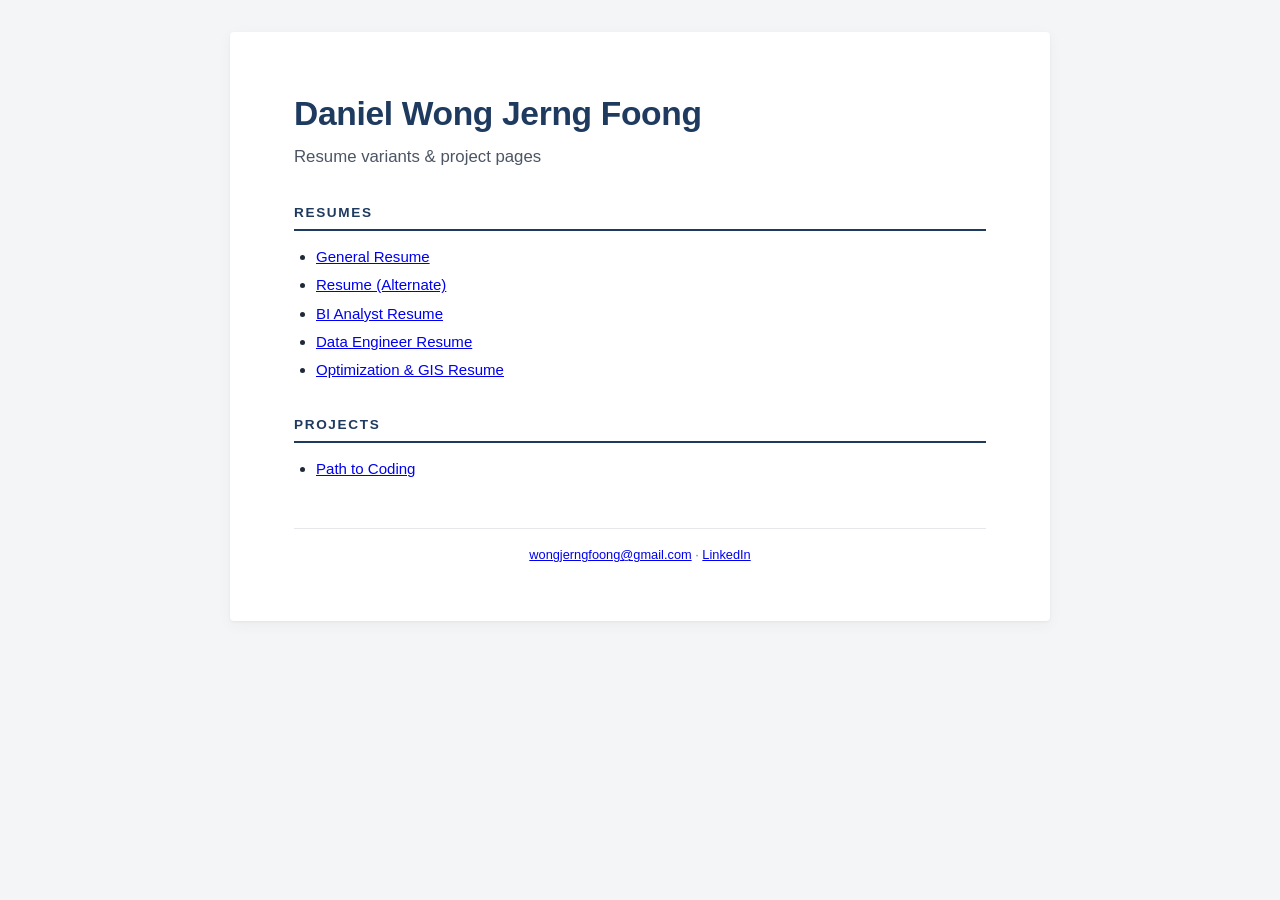
<file: index.html>
<!DOCTYPE html>
<html lang="en">
<head>
    <meta charset="UTF-8">
    <meta name="viewport" content="width=device-width, initial-scale=1.0">
    <title>Daniel Wong — Resumes & Projects</title>
    <link rel="stylesheet" href="resume_style.css">
</head>
<body>
<main>
    <header>
        <h1>Daniel Wong Jerng Foong</h1>
        <div class="tagline">Resume variants &amp; project pages</div>
    </header>

    <h2>Resumes</h2>
    <ul>
        <li><a href="resume.html">General Resume</a></li>
        <li><a href="resume1.html">Resume (Alternate)</a></li>
        <li><a href="resume_bi_analyst.html">BI Analyst Resume</a></li>
        <li><a href="resume_data_engineer.html">Data Engineer Resume</a></li>
        <li><a href="resume_optimization_gis.html">Optimization &amp; GIS Resume</a></li>
    </ul>

    <h2>Projects</h2>
    <ul>
        <li><a href="path_to_coding.html">Path to Coding</a></li>
    </ul>

    <footer>
        <a href="mailto:wongjerngfoong@gmail.com">wongjerngfoong@gmail.com</a>
        &middot;
        <a href="https://www.linkedin.com/in/wongjerngfoong" target="_blank" rel="noopener">LinkedIn</a>
    </footer>
</main>
</body>
</html>
</file>
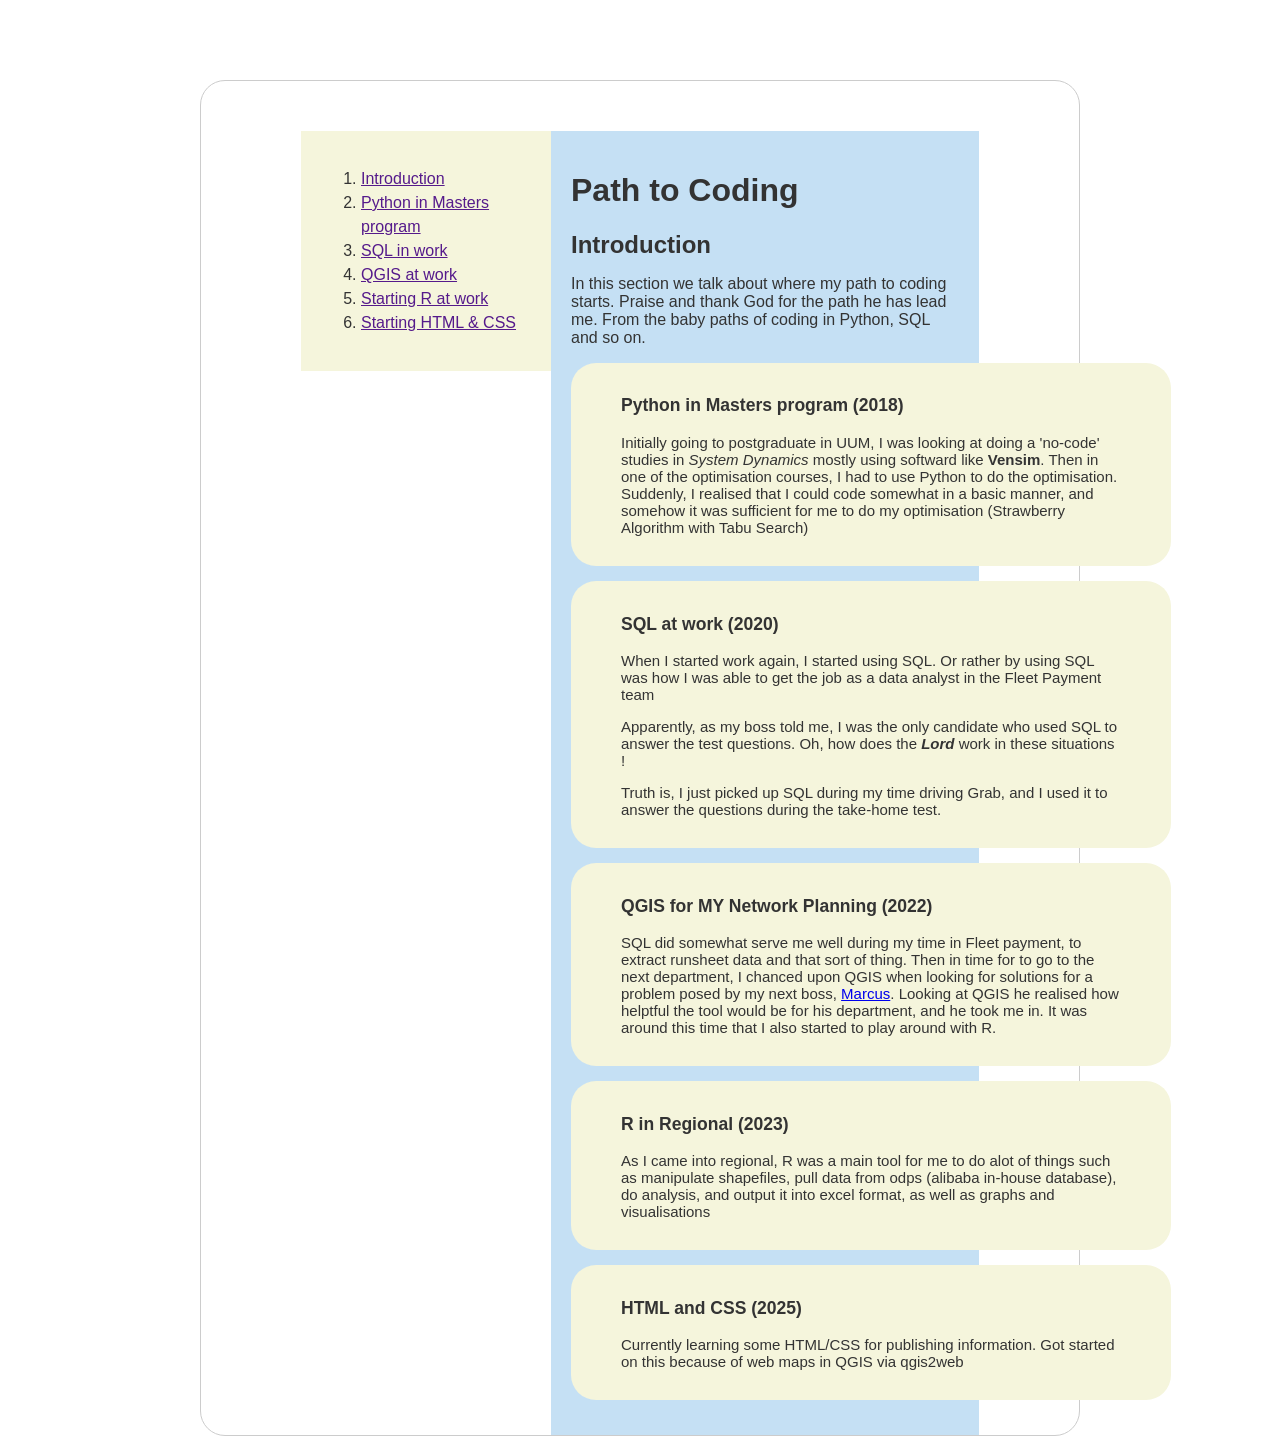
<file: path_to_coding.html>
<!DOCTYPE html>
<html lang="en">
<head>
    <meta charset="UTF-8">
    <title>Path to coding</title>
  <link rel="stylesheet" href="resume.css">
</head>
<body>
  <div class="nav">
  <ol>
    <li><a href="">Introduction</a></li>
    <li><a href="">Python in Masters program</a></li>
    <li><a href="">SQL in work</a></li>
    <li><a href="">QGIS at work</a></li>
    <li><a href="">Starting R at work</a></li>
    <li><a href="">Starting HTML & CSS</a></li>

  </ol>
</div>
<div class="section">
  <div id="introduction">
    <h1>Path to Coding</h1>
    <h2>Introduction</h2>
<p>In this section we talk about where my path to coding starts. Praise and thank God for the path he has lead me. From the baby paths of coding in Python, SQL and so on. </p>
  </div>
  <div id="python" class="rcorners1">
    <h3>Python in Masters program (2018)</h3>
<p>Initially going to postgraduate in UUM, I was looking at doing a 'no-code' studies in
<i>System Dynamics</i>
mostly using softward like
  <b>Vensim</b>. Then in one of the optimisation courses, I had to use Python to do the optimisation. Suddenly, I realised that I could code somewhat in a basic manner, and somehow it was sufficient for me to do my optimisation (Strawberry Algorithm with Tabu Search)
</p>
  </div>

  <div id="SQL" class="rcorners1">
<h3>SQL at work (2020)</h3>
    <p>When I started work again, I started using SQL. Or rather by using SQL was how I was able to get the job as a data analyst in the Fleet Payment team</p>
    <p>Apparently, as my boss told me, I was the only candidate who used SQL to answer the test questions. Oh, how does the
      <i><b>Lord</b></i> work in these situations !</p>
    <p>Truth is, I just picked up SQL during my time driving Grab, and I used it to answer the questions during the take-home test.</p>
  </div>

  <div id="QGIS" class="rcorners1">
    <h3>QGIS for MY Network Planning (2022)</h3>
    <p>SQL did somewhat serve me well during my time in Fleet payment, to extract runsheet data and that sort of thing. Then in time for to go to the next department, I chanced upon QGIS when looking for solutions for a problem posed by my next boss,
      <a href="https://www.linkedin.com/in/marcus-chandrasegran-568b6313a/" target="_blank">Marcus</a>. Looking at QGIS he realised how helptful the tool would be for his department, and he took me in. It was around this time that I also started to play around with R.</p>
  </div>
<div class="rcorners1" id="R in Regional">
  <h3>R in Regional (2023)</h3>
  <p>As I came into regional, R was a main tool for me to do alot of things such as manipulate shapefiles, pull data from odps (alibaba in-house database), do analysis, and output it into excel format, as well as graphs and visualisations</p>
</div>

  <div id="HTML and CSS" class="rcorners1">
  <h3>HTML and CSS (2025)</h3>
    <p>Currently learning some HTML/CSS for publishing information. Got started on this because of web maps in QGIS via qgis2web</p>
  </div>



</div>



</body>
</html>
</file>
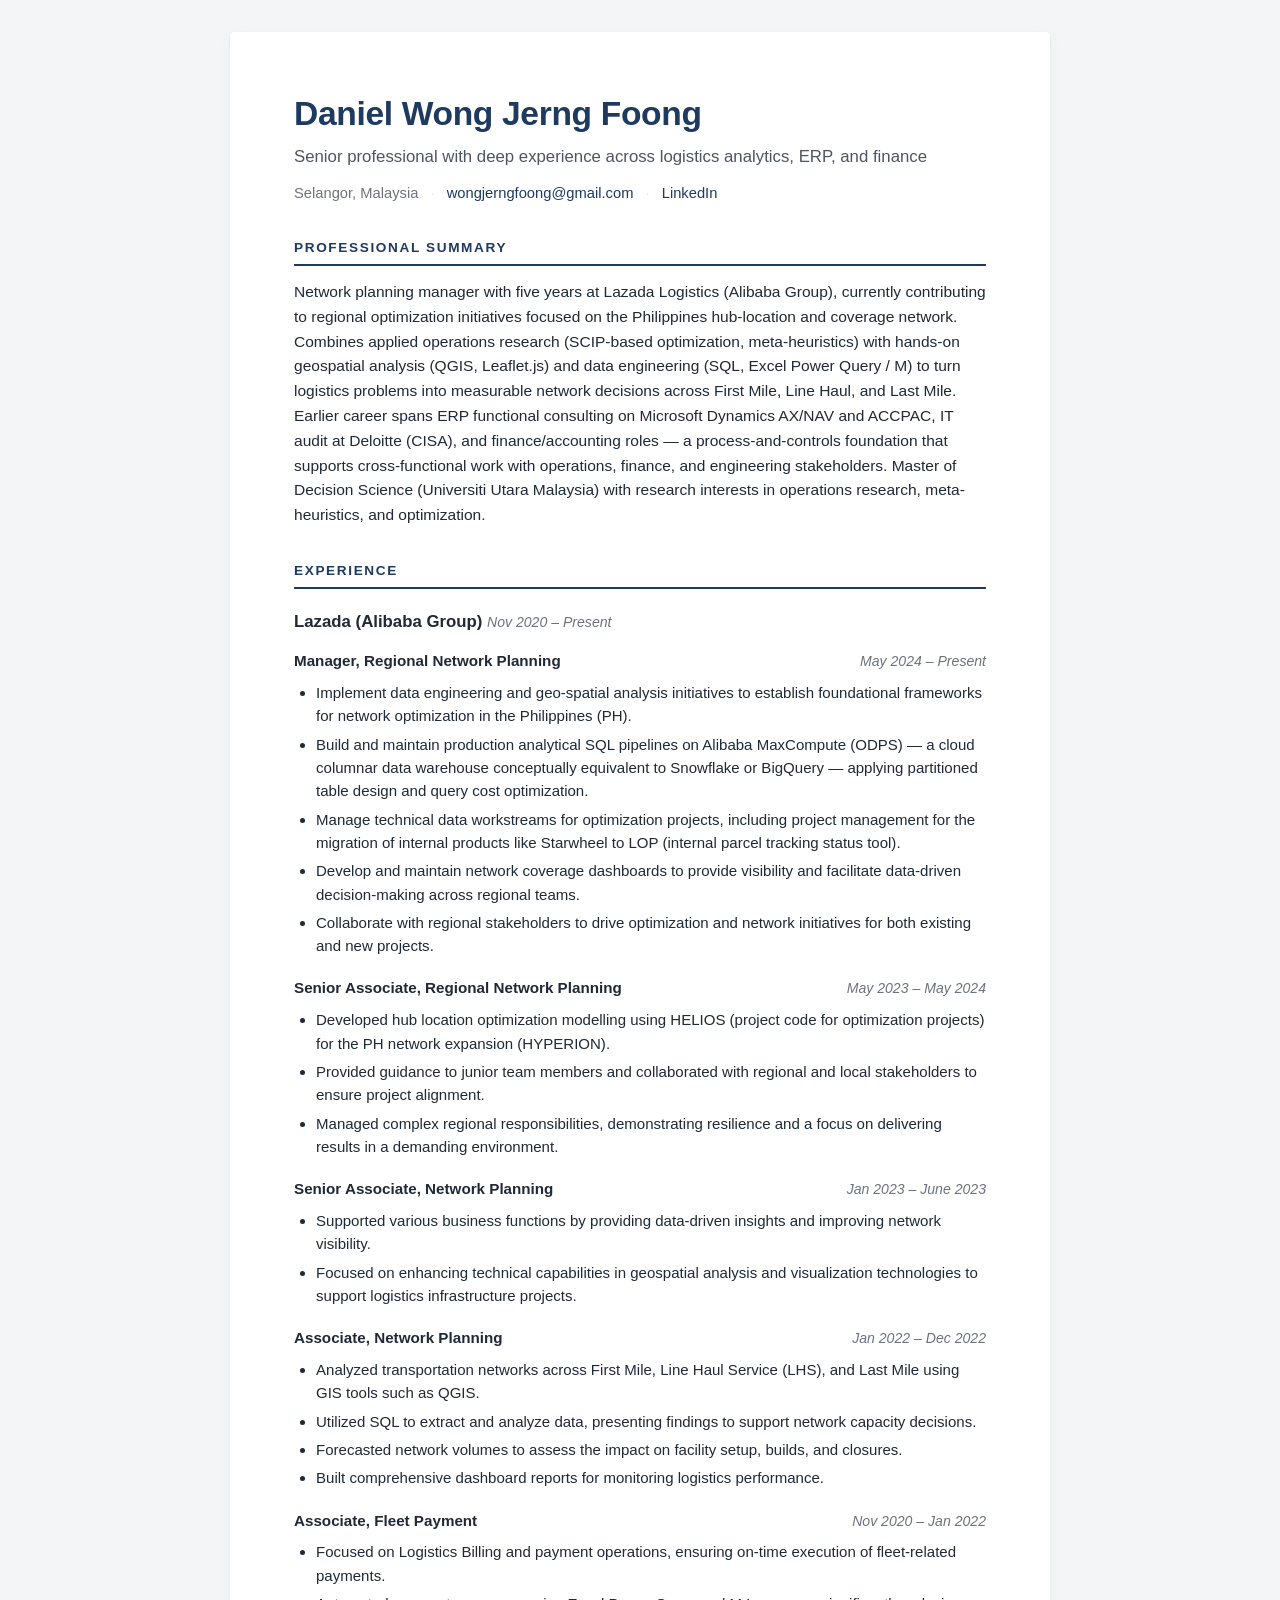
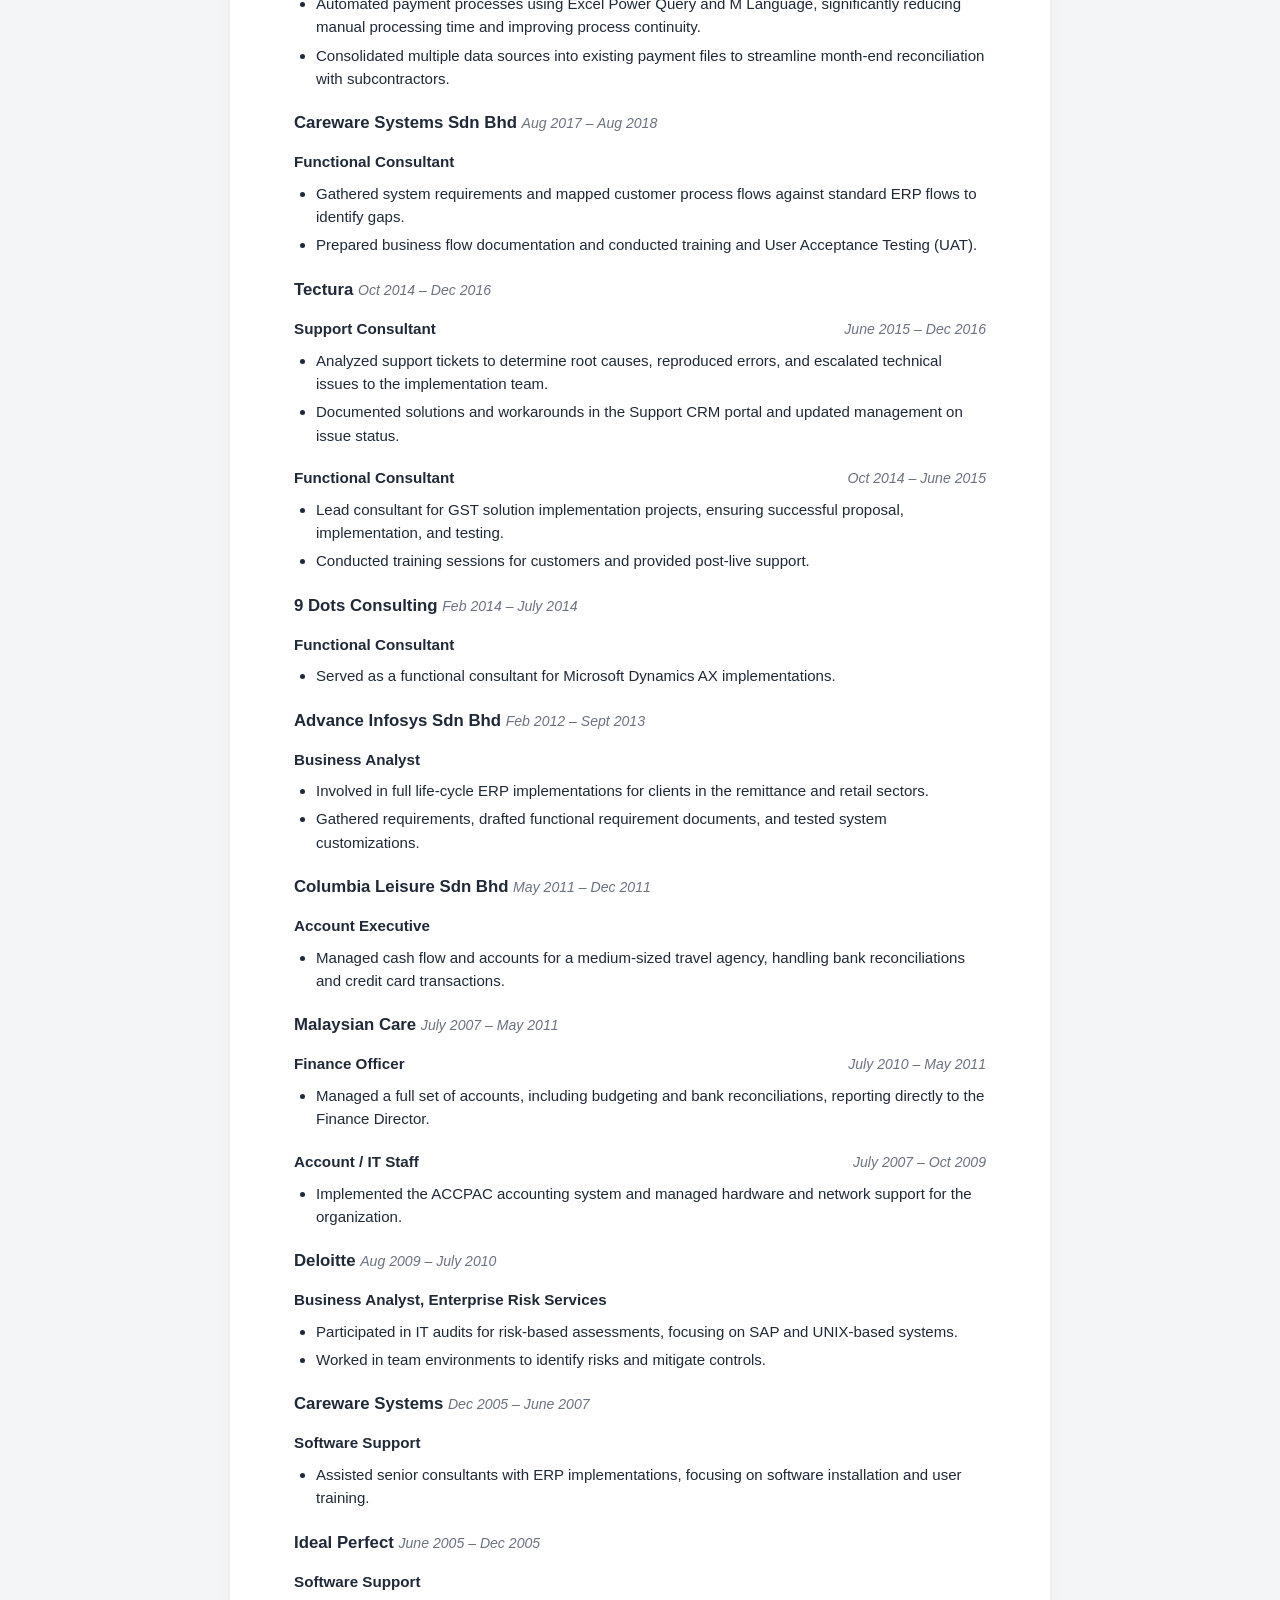
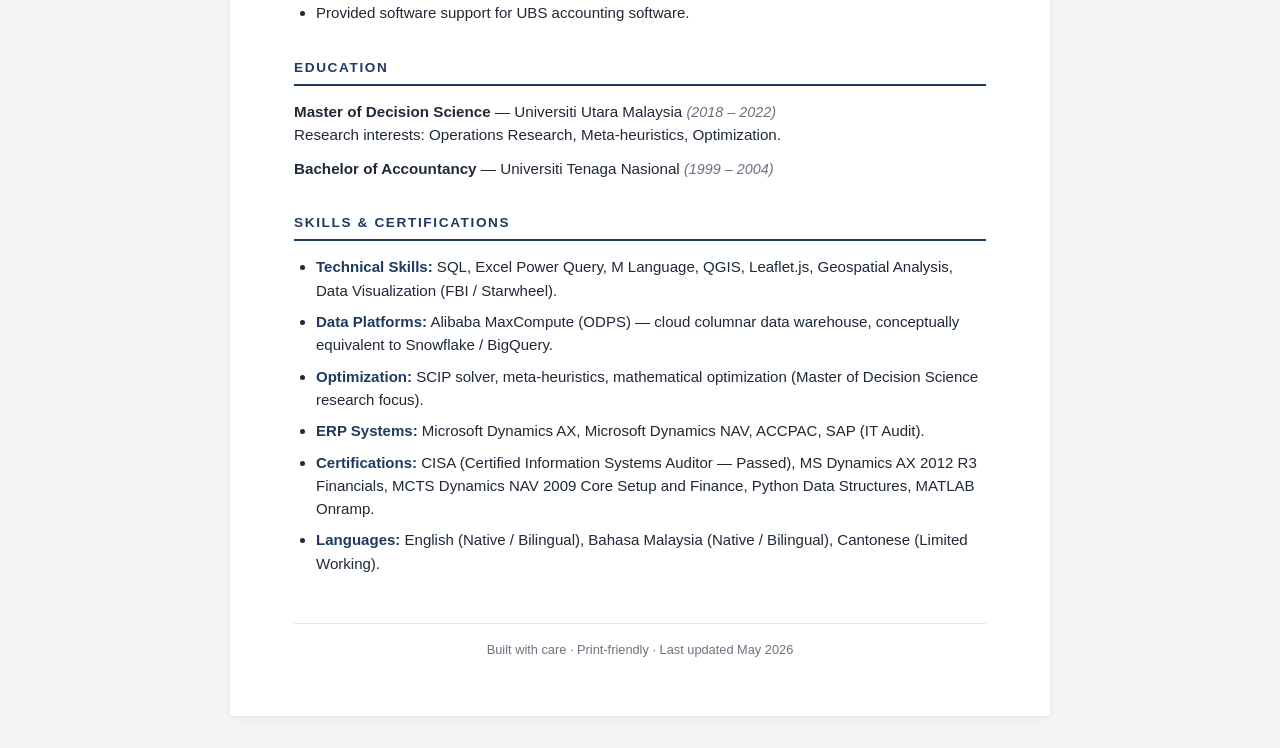
<file: resume.html>
<!DOCTYPE html>
<html lang="en">
<head>
    <meta charset="UTF-8">
    <meta name="viewport" content="width=device-width, initial-scale=1.0">
    <meta name="description" content="Daniel Wong Jerng Foong — Data Analytics and GIS Specialist. Network planning, geospatial analysis, and operations research.">
    <title>Daniel Wong Jerng Foong — Resume</title>
    <style>
        :root {
            --bg: #ffffff;
            --ink: #1f2937;
            --ink-muted: #4b5563;
            --ink-faint: #6b7280;
            --accent: #1e3a5f;
            --rule: #e5e7eb;
            --max-width: 820px;
        }

        * { box-sizing: border-box; margin: 0; padding: 0; }

        html { -webkit-text-size-adjust: 100%; }

        body {
            font-family: -apple-system, BlinkMacSystemFont, "Segoe UI", Roboto, "Helvetica Neue", Arial, sans-serif;
            font-size: 16px;
            line-height: 1.55;
            color: var(--ink);
            background: #f4f5f7;
            padding: 32px 16px;
        }

        main {
            max-width: var(--max-width);
            margin: 0 auto;
            background: var(--bg);
            padding: 56px 64px;
            border-radius: 4px;
            box-shadow: 0 1px 3px rgba(0,0,0,0.05), 0 4px 16px rgba(0,0,0,0.04);
        }

        header { margin-bottom: 32px; }

        h1 {
            font-size: 2.1rem;
            font-weight: 600;
            color: var(--accent);
            letter-spacing: -0.01em;
            margin-bottom: 4px;
        }

        .tagline {
            font-size: 1.05rem;
            color: var(--ink-muted);
            font-weight: 500;
            margin-bottom: 12px;
        }

        .contact {
            font-size: 0.92rem;
            color: var(--ink-faint);
        }

        .contact a {
            color: var(--accent);
            text-decoration: none;
            border-bottom: 1px solid transparent;
            transition: border-color 0.15s;
        }

        .contact a:hover { border-bottom-color: var(--accent); }

        .contact span.sep { margin: 0 8px; color: var(--rule); }

        h2 {
            font-size: 0.85rem;
            text-transform: uppercase;
            letter-spacing: 0.12em;
            color: var(--accent);
            font-weight: 600;
            margin: 32px 0 14px;
            padding-bottom: 6px;
            border-bottom: 2px solid var(--accent);
        }

        h2:first-of-type { margin-top: 24px; }

        h3 {
            font-size: 1.05rem;
            font-weight: 600;
            color: var(--ink);
            margin-top: 20px;
        }

        h4 {
            font-size: 0.95rem;
            font-weight: 600;
            color: var(--ink);
            margin-top: 14px;
        }

        .role-header {
            display: flex;
            justify-content: space-between;
            align-items: baseline;
            gap: 12px;
            flex-wrap: wrap;
        }

        .role-dates {
            font-size: 0.88rem;
            color: var(--ink-faint);
            font-style: italic;
            font-weight: 400;
        }

        .summary {
            font-size: 0.97rem;
            line-height: 1.6;
            color: var(--ink);
        }

        ul {
            margin: 8px 0 0 0;
            padding-left: 22px;
        }

        li {
            margin: 5px 0;
            font-size: 0.94rem;
            line-height: 1.55;
        }

        .skills-block li { margin: 8px 0; }
        .skills-block strong { color: var(--accent); }

        .education-item { margin: 10px 0; font-size: 0.95rem; }
        .education-item strong { font-weight: 600; }
        .education-item .dates { color: var(--ink-faint); font-style: italic; font-size: 0.9rem; }

        footer {
            margin-top: 48px;
            padding-top: 16px;
            border-top: 1px solid var(--rule);
            font-size: 0.8rem;
            color: var(--ink-faint);
            text-align: center;
        }

        /* Mobile */
        @media (max-width: 640px) {
            body { padding: 12px 0; }
            main { padding: 32px 24px; border-radius: 0; }
            h1 { font-size: 1.75rem; }
            .contact span.sep { display: none; }
            .contact a, .contact span { display: block; margin: 2px 0; }
        }

        /* Print */
        @media print {
            body { background: white; padding: 0; font-size: 11pt; }
            main {
                box-shadow: none;
                padding: 0;
                max-width: 100%;
                border-radius: 0;
            }
            h1 { color: #000; }
            h2 { color: #000; border-bottom-color: #000; }
            .contact a { color: #000; }
            a { text-decoration: none; color: #000; }
            footer { display: none; }
            h3, h4 { page-break-after: avoid; }
            li { page-break-inside: avoid; }
        }
    </style>
</head>
<body>
<main>
    <header>
        <h1>Daniel Wong Jerng Foong</h1>
        <div class="tagline">Senior professional with deep experience across logistics analytics, ERP, and finance</div>
        <div class="contact">
            <span>Selangor, Malaysia</span>
            <span class="sep">·</span>
            <a href="mailto:wongjerngfoong@gmail.com">wongjerngfoong@gmail.com</a>
            <span class="sep">·</span>
            <a href="https://www.linkedin.com/in/wongjerngfoong" target="_blank" rel="noopener">LinkedIn</a>
        </div>
    </header>

    <h2>Professional Summary</h2>
    <p class="summary">
        Network planning manager with five years at Lazada Logistics (Alibaba Group), currently contributing to regional optimization initiatives focused on the Philippines hub-location and coverage network. Combines applied operations research (SCIP-based optimization, meta-heuristics) with hands-on geospatial analysis (QGIS, Leaflet.js) and data engineering (SQL, Excel Power Query / M) to turn logistics problems into measurable network decisions across First Mile, Line Haul, and Last Mile. Earlier career spans ERP functional consulting on Microsoft Dynamics AX/NAV and ACCPAC, IT audit at Deloitte (CISA), and finance/accounting roles &mdash; a process-and-controls foundation that supports cross-functional work with operations, finance, and engineering stakeholders. Master of Decision Science (Universiti Utara Malaysia) with research interests in operations research, meta-heuristics, and optimization.
    </p>

    <h2>Experience</h2>

    <h3>Lazada (Alibaba Group) <span class="role-dates">Nov 2020 – Present</span></h3>

    <div class="role-header">
        <h4>Manager, Regional Network Planning</h4>
        <span class="role-dates">May 2024 – Present</span>
    </div>
    <ul>
        <li>Implement data engineering and geo-spatial analysis initiatives to establish foundational frameworks for network optimization in the Philippines (PH).</li>
        <li>Build and maintain production analytical SQL pipelines on Alibaba MaxCompute (ODPS) &mdash; a cloud columnar data warehouse conceptually equivalent to Snowflake or BigQuery &mdash; applying partitioned table design and query cost optimization.</li>
        <li>Manage technical data workstreams for optimization projects, including project management for the migration of internal products like Starwheel to LOP (internal parcel tracking status tool).</li>
        <li>Develop and maintain network coverage dashboards to provide visibility and facilitate data-driven decision-making across regional teams.</li>
        <li>Collaborate with regional stakeholders to drive optimization and network initiatives for both existing and new projects.</li>
    </ul>

    <div class="role-header">
        <h4>Senior Associate, Regional Network Planning</h4>
        <span class="role-dates">May 2023 – May 2024</span>
    </div>
    <ul>
        <li>Developed hub location optimization modelling using HELIOS (project code for optimization projects) for the PH network expansion (HYPERION).</li>
        <li>Provided guidance to junior team members and collaborated with regional and local stakeholders to ensure project alignment.</li>
        <li>Managed complex regional responsibilities, demonstrating resilience and a focus on delivering results in a demanding environment.</li>
    </ul>

    <div class="role-header">
        <h4>Senior Associate, Network Planning</h4>
        <span class="role-dates">Jan 2023 – June 2023</span>
    </div>
    <ul>
        <li>Supported various business functions by providing data-driven insights and improving network visibility.</li>
        <li>Focused on enhancing technical capabilities in geospatial analysis and visualization technologies to support logistics infrastructure projects.</li>
    </ul>

    <div class="role-header">
        <h4>Associate, Network Planning</h4>
        <span class="role-dates">Jan 2022 – Dec 2022</span>
    </div>
    <ul>
        <li>Analyzed transportation networks across First Mile, Line Haul Service (LHS), and Last Mile using GIS tools such as QGIS.</li>
        <li>Utilized SQL to extract and analyze data, presenting findings to support network capacity decisions.</li>
        <li>Forecasted network volumes to assess the impact on facility setup, builds, and closures.</li>
        <li>Built comprehensive dashboard reports for monitoring logistics performance.</li>
    </ul>

    <div class="role-header">
        <h4>Associate, Fleet Payment</h4>
        <span class="role-dates">Nov 2020 – Jan 2022</span>
    </div>
    <ul>
        <li>Focused on Logistics Billing and payment operations, ensuring on-time execution of fleet-related payments.</li>
        <li>Automated payment processes using Excel Power Query and M Language, significantly reducing manual processing time and improving process continuity.</li>
        <li>Consolidated multiple data sources into existing payment files to streamline month-end reconciliation with subcontractors.</li>
    </ul>

    <h3>Careware Systems Sdn Bhd <span class="role-dates">Aug 2017 – Aug 2018</span></h3>
    <div class="role-header">
        <h4>Functional Consultant</h4>
    </div>
    <ul>
        <li>Gathered system requirements and mapped customer process flows against standard ERP flows to identify gaps.</li>
        <li>Prepared business flow documentation and conducted training and User Acceptance Testing (UAT).</li>
    </ul>

    <h3>Tectura <span class="role-dates">Oct 2014 – Dec 2016</span></h3>

    <div class="role-header">
        <h4>Support Consultant</h4>
        <span class="role-dates">June 2015 – Dec 2016</span>
    </div>
    <ul>
        <li>Analyzed support tickets to determine root causes, reproduced errors, and escalated technical issues to the implementation team.</li>
        <li>Documented solutions and workarounds in the Support CRM portal and updated management on issue status.</li>
    </ul>

    <div class="role-header">
        <h4>Functional Consultant</h4>
        <span class="role-dates">Oct 2014 – June 2015</span>
    </div>
    <ul>
        <li>Lead consultant for GST solution implementation projects, ensuring successful proposal, implementation, and testing.</li>
        <li>Conducted training sessions for customers and provided post-live support.</li>
    </ul>

    <h3>9 Dots Consulting <span class="role-dates">Feb 2014 – July 2014</span></h3>
    <div class="role-header"><h4>Functional Consultant</h4></div>
    <ul>
        <li>Served as a functional consultant for Microsoft Dynamics AX implementations.</li>
    </ul>

    <h3>Advance Infosys Sdn Bhd <span class="role-dates">Feb 2012 – Sept 2013</span></h3>
    <div class="role-header"><h4>Business Analyst</h4></div>
    <ul>
        <li>Involved in full life-cycle ERP implementations for clients in the remittance and retail sectors.</li>
        <li>Gathered requirements, drafted functional requirement documents, and tested system customizations.</li>
    </ul>

    <h3>Columbia Leisure Sdn Bhd <span class="role-dates">May 2011 – Dec 2011</span></h3>
    <div class="role-header"><h4>Account Executive</h4></div>
    <ul>
        <li>Managed cash flow and accounts for a medium-sized travel agency, handling bank reconciliations and credit card transactions.</li>
    </ul>

    <h3>Malaysian Care <span class="role-dates">July 2007 – May 2011</span></h3>

    <div class="role-header">
        <h4>Finance Officer</h4>
        <span class="role-dates">July 2010 – May 2011</span>
    </div>
    <ul>
        <li>Managed a full set of accounts, including budgeting and bank reconciliations, reporting directly to the Finance Director.</li>
    </ul>

    <div class="role-header">
        <h4>Account / IT Staff</h4>
        <span class="role-dates">July 2007 – Oct 2009</span>
    </div>
    <ul>
        <li>Implemented the ACCPAC accounting system and managed hardware and network support for the organization.</li>
    </ul>

    <h3>Deloitte <span class="role-dates">Aug 2009 – July 2010</span></h3>
    <div class="role-header"><h4>Business Analyst, Enterprise Risk Services</h4></div>
    <ul>
        <li>Participated in IT audits for risk-based assessments, focusing on SAP and UNIX-based systems.</li>
        <li>Worked in team environments to identify risks and mitigate controls.</li>
    </ul>

    <h3>Careware Systems <span class="role-dates">Dec 2005 – June 2007</span></h3>
    <div class="role-header"><h4>Software Support</h4></div>
    <ul>
        <li>Assisted senior consultants with ERP implementations, focusing on software installation and user training.</li>
    </ul>

    <h3>Ideal Perfect <span class="role-dates">June 2005 – Dec 2005</span></h3>
    <div class="role-header"><h4>Software Support</h4></div>
    <ul>
        <li>Provided software support for UBS accounting software.</li>
    </ul>

    <h2>Education</h2>
    <div class="education-item">
        <strong>Master of Decision Science</strong> &mdash; Universiti Utara Malaysia
        <span class="dates">(2018 – 2022)</span><br>
        Research interests: Operations Research, Meta-heuristics, Optimization.
    </div>
    <div class="education-item">
        <strong>Bachelor of Accountancy</strong> &mdash; Universiti Tenaga Nasional
        <span class="dates">(1999 – 2004)</span>
    </div>

    <h2>Skills &amp; Certifications</h2>
    <ul class="skills-block">
        <li><strong>Technical Skills:</strong> SQL, Excel Power Query, M Language, QGIS, Leaflet.js, Geospatial Analysis, Data Visualization (FBI / Starwheel).</li>
        <li><strong>Data Platforms:</strong> Alibaba MaxCompute (ODPS) &mdash; cloud columnar data warehouse, conceptually equivalent to Snowflake / BigQuery.</li>
        <li><strong>Optimization:</strong> SCIP solver, meta-heuristics, mathematical optimization (Master of Decision Science research focus).</li>
        <li><strong>ERP Systems:</strong> Microsoft Dynamics AX, Microsoft Dynamics NAV, ACCPAC, SAP (IT Audit).</li>
        <li><strong>Certifications:</strong> CISA (Certified Information Systems Auditor &mdash; Passed), MS Dynamics AX 2012 R3 Financials, MCTS Dynamics NAV 2009 Core Setup and Finance, Python Data Structures, MATLAB Onramp.</li>
        <li><strong>Languages:</strong> English (Native / Bilingual), Bahasa Malaysia (Native / Bilingual), Cantonese (Limited Working).</li>
    </ul>

    <footer>
        Built with care &middot; Print-friendly &middot; Last updated <time datetime="2026-05-23">May 2026</time>
    </footer>
</main>
</body>
</html>
</file>
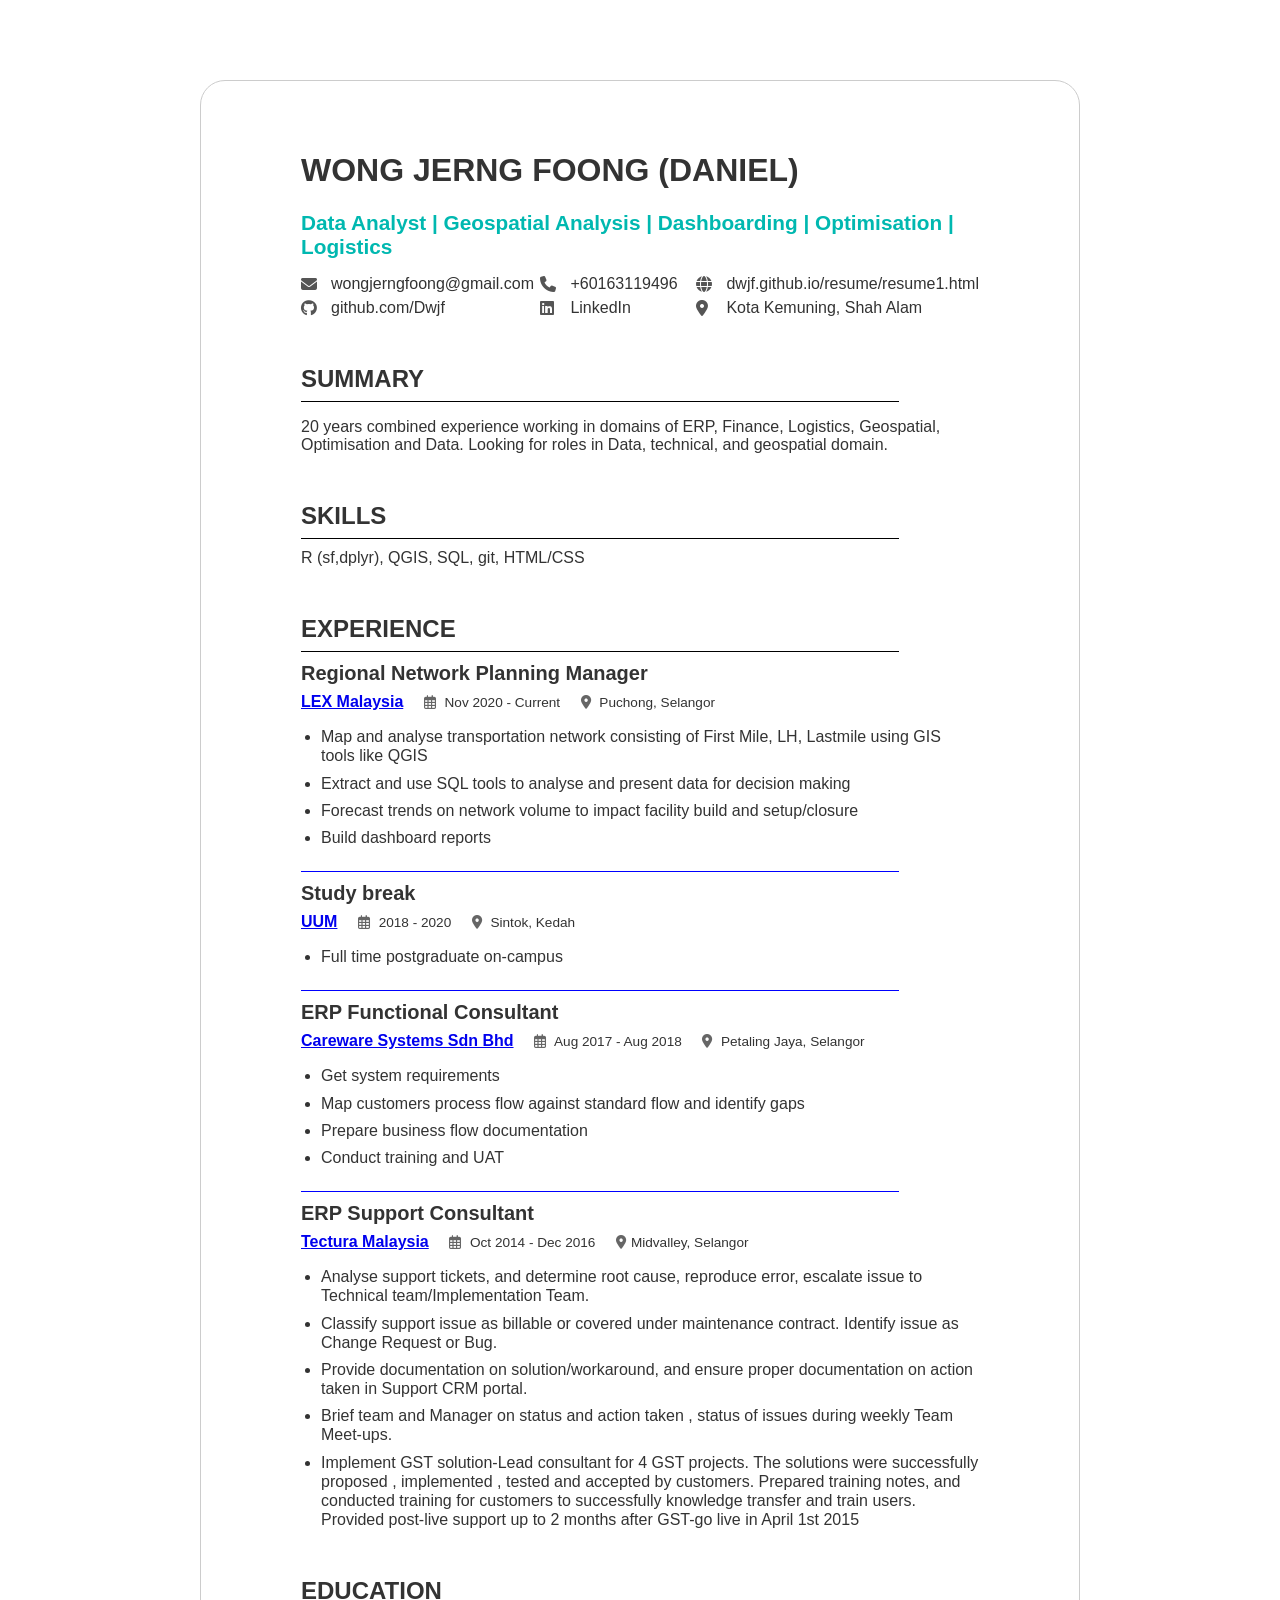
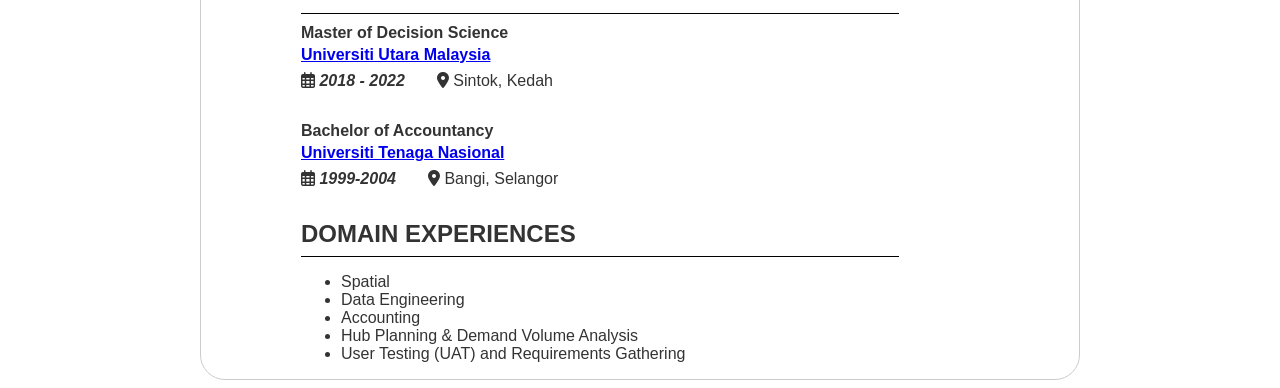
<file: resume1.html>
<!DOCTYPE html>
<html lang="en">
<head>
    <meta charset="UTF-8">
    <title>Resume</title>
    <link rel="stylesheet" href="resume.css">
    <link rel="stylesheet" href="https://cdnjs.cloudflare.com/ajax/libs/font-awesome/6.5.1/css/all.min.css">
</head>
<body>
<div class="title">
    <h1>WONG JERNG FOONG (DANIEL)</h1>
            <p class="roles">
            Data Analyst | Geospatial Analysis | Dashboarding | Optimisation | Logistics
            </p>

    <div class="contact-info">
        <div class="contact-grid">
            <!-- First Row -->
            <div class="contact-item">
                <i class="fas fa-envelope"></i> <a href="mailto:wongjerngfoong@gmail.com">wongjerngfoong@gmail.com</a>
            </div>
            <div class="contact-item">
                <i class="fas fa-phone"></i> <a href="tel:+60163119496">+60163119496</a>
            </div>
            <div class="contact-item">
                <i class="fas fa-globe"></i> <a href="https://dwjf.github.io/resume/resume1.html" target="_blank">dwjf.github.io/resume/resume1.html</a>
            </div>
            <!-- Second Row -->
            <div class="contact-item">
                <i class="fab fa-github"></i> <a href="https://github.com/Dwjf" target="_blank">github.com/Dwjf</a>
            </div>
            <div class="contact-item">
                <i class="fab fa-linkedin"></i> <a href="https://www.linkedin.com/in/wongjerngfoong" target="_blank">LinkedIn</a>
            </div>
            <div class="contact-item">
                <i class="fas fa-map-marker-alt"></i> <span>Kota Kemuning, Shah Alam </span>
            </div>
        </div>
    </div>
</div>
<div class="summary">
    <h2>SUMMARY</h2>
    <hr>
    <p>20 years combined experience working in domains of ERP, Finance, Logistics, Geospatial,  Optimisation and Data. Looking for roles in Data, technical, and geospatial domain.</p>

</div>
<div class="skills">
    <h2>SKILLS</h2>
    <hr>
    R (sf,dplyr), QGIS, SQL, git,  HTML/CSS
</div>

<div id="experience" class="experience">
    <h2>EXPERIENCE</h2>
    <hr>
    <div class="job">
    <span class="title">Regional Network Planning Manager</span>
    <div class="details">
    <span class="company">
        <a href="https://lex.com.my" target="_blank">LEX Malaysia</a></span>
    <span class="period"><i class="far fa-calendar-alt"></i> Nov 2020 - Current</span>
    <span class="location"><i class="fas fa-map-marker-alt"></i> Puchong, Selangor</span>
    </div>
        <div class="scope">
        <ul>
            <li>Map and analyse transportation network consisting of First Mile, LH, Lastmile using GIS tools like QGIS</li>
            <li>Extract and use SQL tools to analyse and present data for decision making</li>
            <li>Forecast trends on network volume to impact facility build and setup/closure</li>
            <li>Build dashboard reports</li>
        </ul>
            </div>
    </div>
    <hr class="grey">
    <div class="job">
        <span class="title">Study break</span>
        <div class="details">
            <span class="company">
                <a href="https://sqs.uum.edu.my/programmes/postgraduate/mora" target="_blank">UUM</a></span>
            <span class="period"><i class="far fa-calendar-alt"></i> 2018 - 2020</span>
            <span class="location"><i class="fas fa-map-marker-alt"></i> Sintok, Kedah</span>
        </div>
        <div class="scope">
            <ul>
                <li>Full time postgraduate on-campus</li>
            </ul>
        </div>
    </div>
    <hr class="grey">
    <div class="job">
        <span class="title">ERP Functional Consultant</span>
        <div class="details">
            <span class="company">
                <a href="https://www.careware.com.my/" target="_blank">Careware Systems Sdn Bhd</a></span>
            <span class="period"><i class="far fa-calendar-alt"></i> Aug 2017 - Aug 2018</span>
            <span class="location"><i class="fas fa-map-marker-alt"></i> Petaling Jaya, Selangor</span>
        </div>

        <div class="scope">
            <ul>
                <li>Get system requirements</li>
                <li>Map customers process flow against standard flow and identify gaps</li>
                <li>Prepare business flow documentation</li>
                <li>Conduct training and UAT</li>
            </ul>
        </div>
    </div>
    <hr class="grey">
    <div class="job">
        <span class="title">ERP Support Consultant</span>
        <div class="details">
            <span class="company">
                <a href="https://tectura.com/malaysia/" target="_blank">Tectura Malaysia</a></span>
            <span class="period"><i class="far fa-calendar-alt"></i> Oct 2014 - Dec 2016</span>
            <span class="location"><i class="fas fa-map-marker-alt"></i>Midvalley, Selangor</span>
        </div>
        <div class="scope">
            <ul>
                <li>Analyse support tickets, and determine root cause, reproduce error, escalate issue to Technical team/Implementation Team.</li>
                <li>Classify support issue as billable or covered under maintenance contract. Identify issue as Change Request or Bug.</li>
                <li>Provide documentation on solution/workaround, and ensure proper documentation on action taken in Support CRM portal.</li>
                <li>Brief team and Manager on status and action taken , status of issues during weekly Team Meet-ups.</li>
                <li>Implement GST solution-Lead consultant for 4 GST projects. The solutions were successfully proposed , implemented , tested and accepted by customers. Prepared training notes, and conducted training for customers to successfully knowledge transfer and train users. Provided post-live support up to 2 months after GST-go live in April 1st 2015</li>
            </ul>
        </div>
    </div>


<!--</div>-->
<!--    <div id="Lazada">-->
<!--        <period>Nov 2020 - Current</period>-->
<!--        <company>- LEX Malaysia</company>-->
<!--            <position>- Regional Network Planning Manager</position>-->
<!--        </div>-->
<!--    <div>-->
<!--        <period>Sep 2018 - Oct 2022</period>-->
<!--        <company>- Study break</company>-->
<!--        <position>- Masters of Decision Science - UUM</position>-->
<!--    </div>-->
<!--    <div>-->
<!--        <period><i class="far fa-calendar-alt"></i> Aug 2017 - Aug 2018</period>-->
<!--        <company>- Careware Systems Sdn Bhd</company>-->
<!--        <position>- ERP Functional Consultant</position>-->
<!--    </div>-->
<!--    <div>-->
<!--        <period>Oct 2014 - Dec 2016</period>-->
<!--        <company>- Tectura Malaysia</company>-->
<!--        <position>- ERP Support Consultant</position>-->
<!--    </div>-->

</div>
<div id="education">
    <h2>EDUCATION</h2>
    <hr>

    <div class="education">
        <span class="degree">Master of Decision Science</span>
        <span class="university">
            <a href="https://sqs.uum.edu.my/programmes/postgraduate/mora" target="_blank">Universiti Utara Malaysia</a></span>
        <div class="details">
            <span class="period"><i class="far fa-calendar-alt"></i> 2018 - 2022</span>
            <span class="location"><i class="fas fa-map-marker-alt"></i> Sintok, Kedah</span>
        </div>
    </div>
    <div class="education">
        <span class="degree">Bachelor of Accountancy</span>
        <span class="university">
            <a href="https://www.uniten.edu.my/" target="_blank">Universiti Tenaga Nasional</a></span>
        <div class="details">
            <span class="period"><i class="far fa-calendar-alt"></i> 1999-2004</span>
            <span class="location"><i class="fas fa-map-marker-alt"></i> Bangi, Selangor</span>

        </div>
    </div>

    <div id="domains">
        <h2>DOMAIN EXPERIENCES</h2>
        <hr>
        <ul>
            <li>Spatial</li>
            <li>Data Engineering</li>
            <li>Accounting</li>
            <li>Hub Planning & Demand Volume Analysis</li>
            <li>User Testing (UAT) and Requirements Gathering</li>
        </ul>
    </div>
    <div id="Theses"></div>
</div>
<div id="projects"> </div>
<div id="faq"></div>

</body>
</html>
</file>
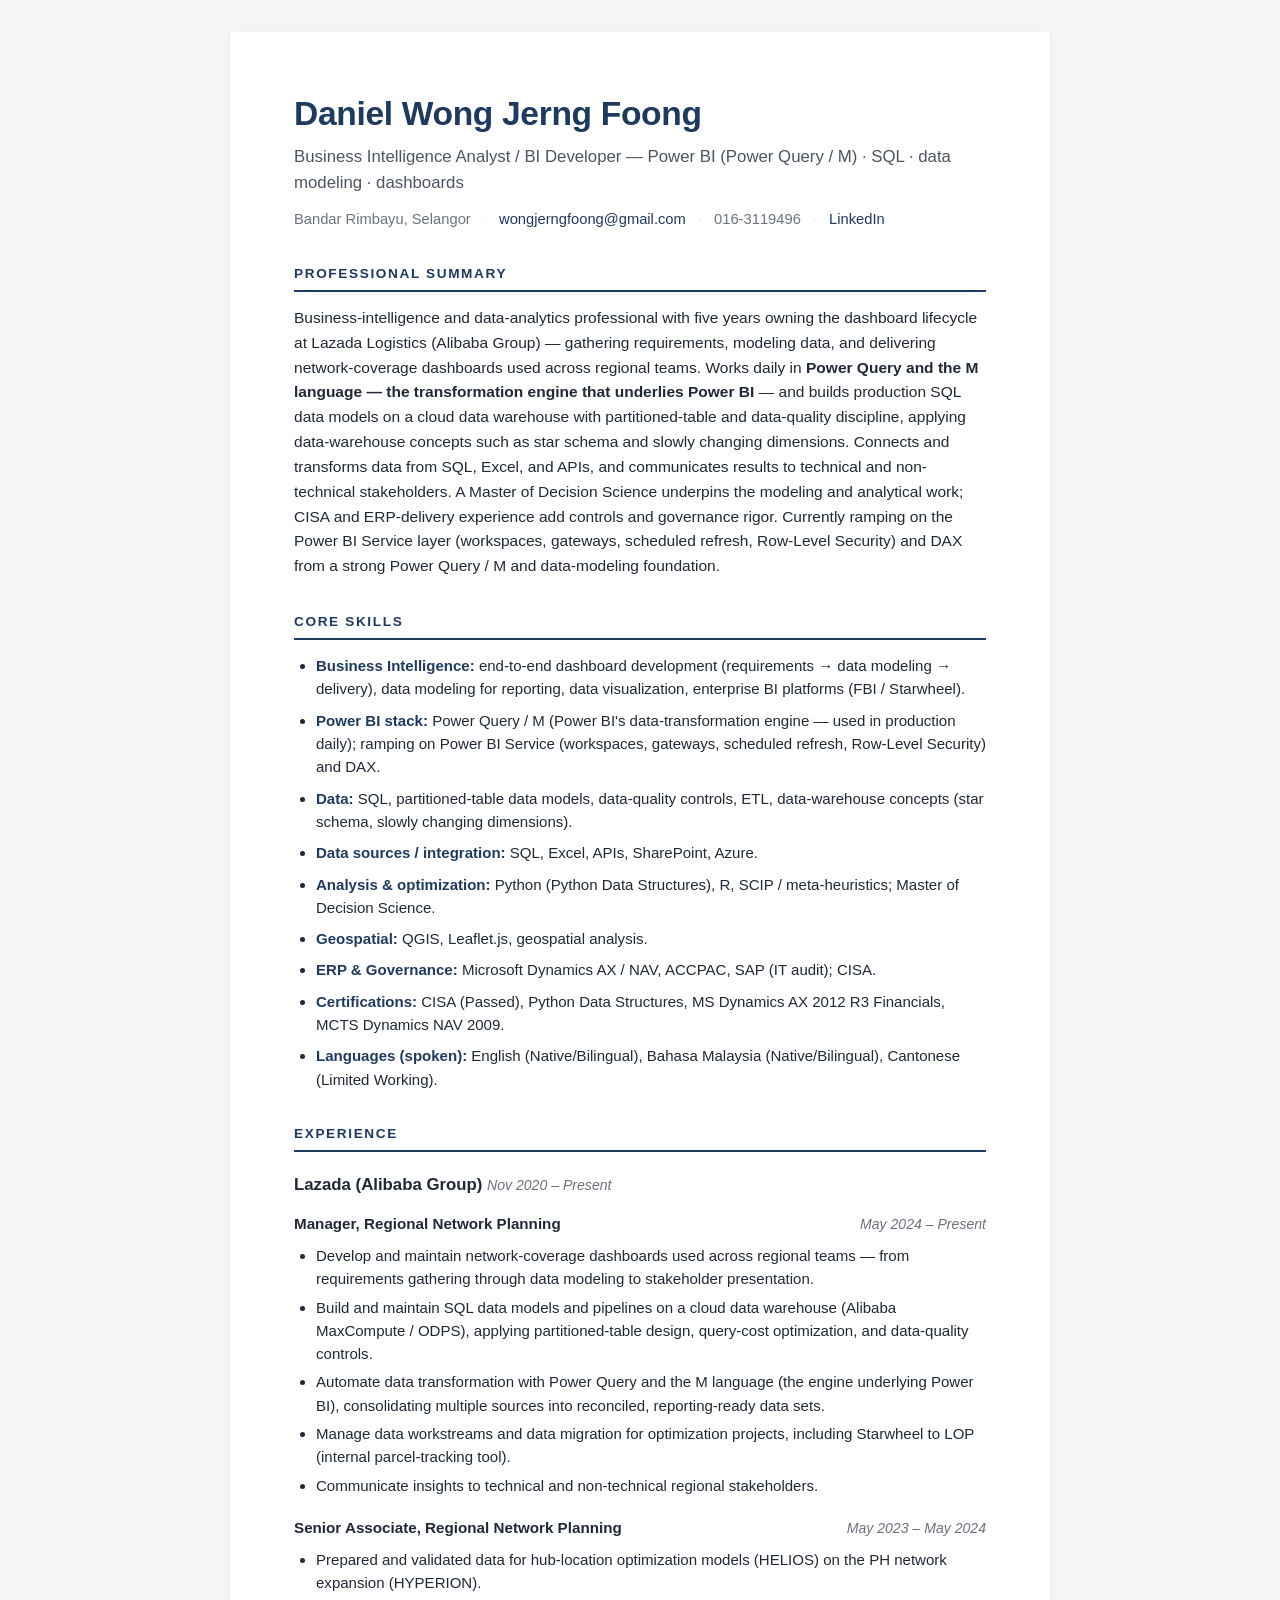
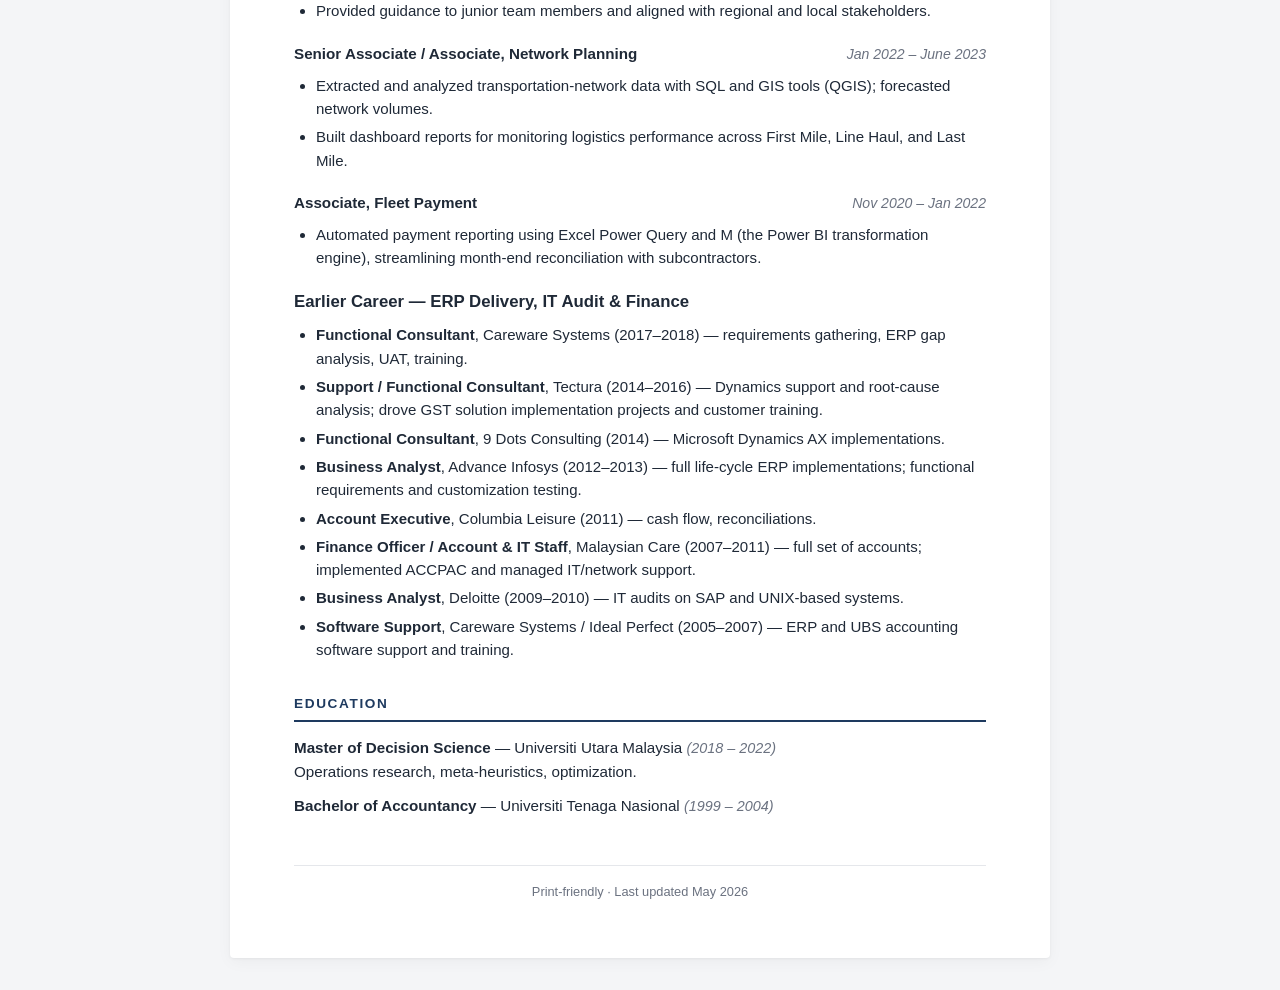
<file: resume_bi_analyst.html>
<!DOCTYPE html>
<html lang="en">
<head>
    <meta charset="UTF-8">
    <meta name="viewport" content="width=device-width, initial-scale=1.0">
    <meta name="description" content="Daniel Wong Jerng Foong — Business Intelligence Analyst / BI Developer. Power BI (Power Query/M), SQL, data modeling, dashboards.">
    <title>Daniel Wong Jerng Foong — BI Analyst</title>
    <link rel="stylesheet" href="resume_style.css">
</head>
<body>
<main>
    <header>
        <h1>Daniel Wong Jerng Foong</h1>
        <div class="tagline">Business Intelligence Analyst / BI Developer — Power BI (Power Query / M) · SQL · data modeling · dashboards</div>
        <div class="contact">
            <span>Bandar Rimbayu, Selangor</span>
            <span class="sep">·</span>
            <a href="mailto:wongjerngfoong@gmail.com">wongjerngfoong@gmail.com</a>
            <span class="sep">·</span>
            <span>016-3119496</span>
            <span class="sep">·</span>
            <a href="https://www.linkedin.com/in/wongjerngfoong" target="_blank" rel="noopener">LinkedIn</a>
        </div>
    </header>

    <h2>Professional Summary</h2>
    <p class="summary">
        Business-intelligence and data-analytics professional with five years owning the dashboard lifecycle at Lazada Logistics (Alibaba Group) — gathering requirements, modeling data, and delivering network-coverage dashboards used across regional teams. Works daily in <strong>Power Query and the M language — the transformation engine that underlies Power BI</strong> — and builds production SQL data models on a cloud data warehouse with partitioned-table and data-quality discipline, applying data-warehouse concepts such as star schema and slowly changing dimensions. Connects and transforms data from SQL, Excel, and APIs, and communicates results to technical and non-technical stakeholders. A Master of Decision Science underpins the modeling and analytical work; CISA and ERP-delivery experience add controls and governance rigor. Currently ramping on the Power BI Service layer (workspaces, gateways, scheduled refresh, Row-Level Security) and DAX from a strong Power Query / M and data-modeling foundation.
    </p>

    <h2>Core Skills</h2>
    <ul class="skills-block">
        <li><strong>Business Intelligence:</strong> end-to-end dashboard development (requirements → data modeling → delivery), data modeling for reporting, data visualization, enterprise BI platforms (FBI / Starwheel).</li>
        <li><strong>Power BI stack:</strong> Power Query / M (Power BI's data-transformation engine — used in production daily); ramping on Power BI Service (workspaces, gateways, scheduled refresh, Row-Level Security) and DAX.</li>
        <li><strong>Data:</strong> SQL, partitioned-table data models, data-quality controls, ETL, data-warehouse concepts (star schema, slowly changing dimensions).</li>
        <li><strong>Data sources / integration:</strong> SQL, Excel, APIs, SharePoint, Azure.</li>
        <li><strong>Analysis &amp; optimization:</strong> Python (Python Data Structures), R, SCIP / meta-heuristics; Master of Decision Science.</li>
        <li><strong>Geospatial:</strong> QGIS, Leaflet.js, geospatial analysis.</li>
        <li><strong>ERP &amp; Governance:</strong> Microsoft Dynamics AX / NAV, ACCPAC, SAP (IT audit); CISA.</li>
        <li><strong>Certifications:</strong> CISA (Passed), Python Data Structures, MS Dynamics AX 2012 R3 Financials, MCTS Dynamics NAV 2009.</li>
        <li><strong>Languages (spoken):</strong> English (Native/Bilingual), Bahasa Malaysia (Native/Bilingual), Cantonese (Limited Working).</li>
    </ul>

    <h2>Experience</h2>

    <h3>Lazada (Alibaba Group) <span class="role-dates">Nov 2020 – Present</span></h3>

    <div class="role-header">
        <h4>Manager, Regional Network Planning</h4>
        <span class="role-dates">May 2024 – Present</span>
    </div>
    <ul>
        <li>Develop and maintain network-coverage dashboards used across regional teams — from requirements gathering through data modeling to stakeholder presentation.</li>
        <li>Build and maintain SQL data models and pipelines on a cloud data warehouse (Alibaba MaxCompute / ODPS), applying partitioned-table design, query-cost optimization, and data-quality controls.</li>
        <li>Automate data transformation with Power Query and the M language (the engine underlying Power BI), consolidating multiple sources into reconciled, reporting-ready data sets.</li>
        <li>Manage data workstreams and data migration for optimization projects, including Starwheel to LOP (internal parcel-tracking tool).</li>
        <li>Communicate insights to technical and non-technical regional stakeholders.</li>
    </ul>

    <div class="role-header">
        <h4>Senior Associate, Regional Network Planning</h4>
        <span class="role-dates">May 2023 – May 2024</span>
    </div>
    <ul>
        <li>Prepared and validated data for hub-location optimization models (HELIOS) on the PH network expansion (HYPERION).</li>
        <li>Provided guidance to junior team members and aligned with regional and local stakeholders.</li>
    </ul>

    <div class="role-header">
        <h4>Senior Associate / Associate, Network Planning</h4>
        <span class="role-dates">Jan 2022 – June 2023</span>
    </div>
    <ul>
        <li>Extracted and analyzed transportation-network data with SQL and GIS tools (QGIS); forecasted network volumes.</li>
        <li>Built dashboard reports for monitoring logistics performance across First Mile, Line Haul, and Last Mile.</li>
    </ul>

    <div class="role-header">
        <h4>Associate, Fleet Payment</h4>
        <span class="role-dates">Nov 2020 – Jan 2022</span>
    </div>
    <ul>
        <li>Automated payment reporting using Excel Power Query and M (the Power BI transformation engine), streamlining month-end reconciliation with subcontractors.</li>
    </ul>

    <h3>Earlier Career — ERP Delivery, IT Audit &amp; Finance</h3>
    <ul>
        <li><strong>Functional Consultant</strong>, Careware Systems (2017–2018) — requirements gathering, ERP gap analysis, UAT, training.</li>
        <li><strong>Support / Functional Consultant</strong>, Tectura (2014–2016) — Dynamics support and root-cause analysis; drove GST solution implementation projects and customer training.</li>
        <li><strong>Functional Consultant</strong>, 9 Dots Consulting (2014) — Microsoft Dynamics AX implementations.</li>
        <li><strong>Business Analyst</strong>, Advance Infosys (2012–2013) — full life-cycle ERP implementations; functional requirements and customization testing.</li>
        <li><strong>Account Executive</strong>, Columbia Leisure (2011) — cash flow, reconciliations.</li>
        <li><strong>Finance Officer / Account &amp; IT Staff</strong>, Malaysian Care (2007–2011) — full set of accounts; implemented ACCPAC and managed IT/network support.</li>
        <li><strong>Business Analyst</strong>, Deloitte (2009–2010) — IT audits on SAP and UNIX-based systems.</li>
        <li><strong>Software Support</strong>, Careware Systems / Ideal Perfect (2005–2007) — ERP and UBS accounting software support and training.</li>
    </ul>

    <h2>Education</h2>
    <div class="education-item">
        <strong>Master of Decision Science</strong> — Universiti Utara Malaysia
        <span class="dates">(2018 – 2022)</span><br>
        Operations research, meta-heuristics, optimization.
    </div>
    <div class="education-item">
        <strong>Bachelor of Accountancy</strong> — Universiti Tenaga Nasional
        <span class="dates">(1999 – 2004)</span>
    </div>

    <footer>
        Print-friendly · Last updated <time datetime="2026-05">May 2026</time>
    </footer>
</main>
</body>
</html>
</file>
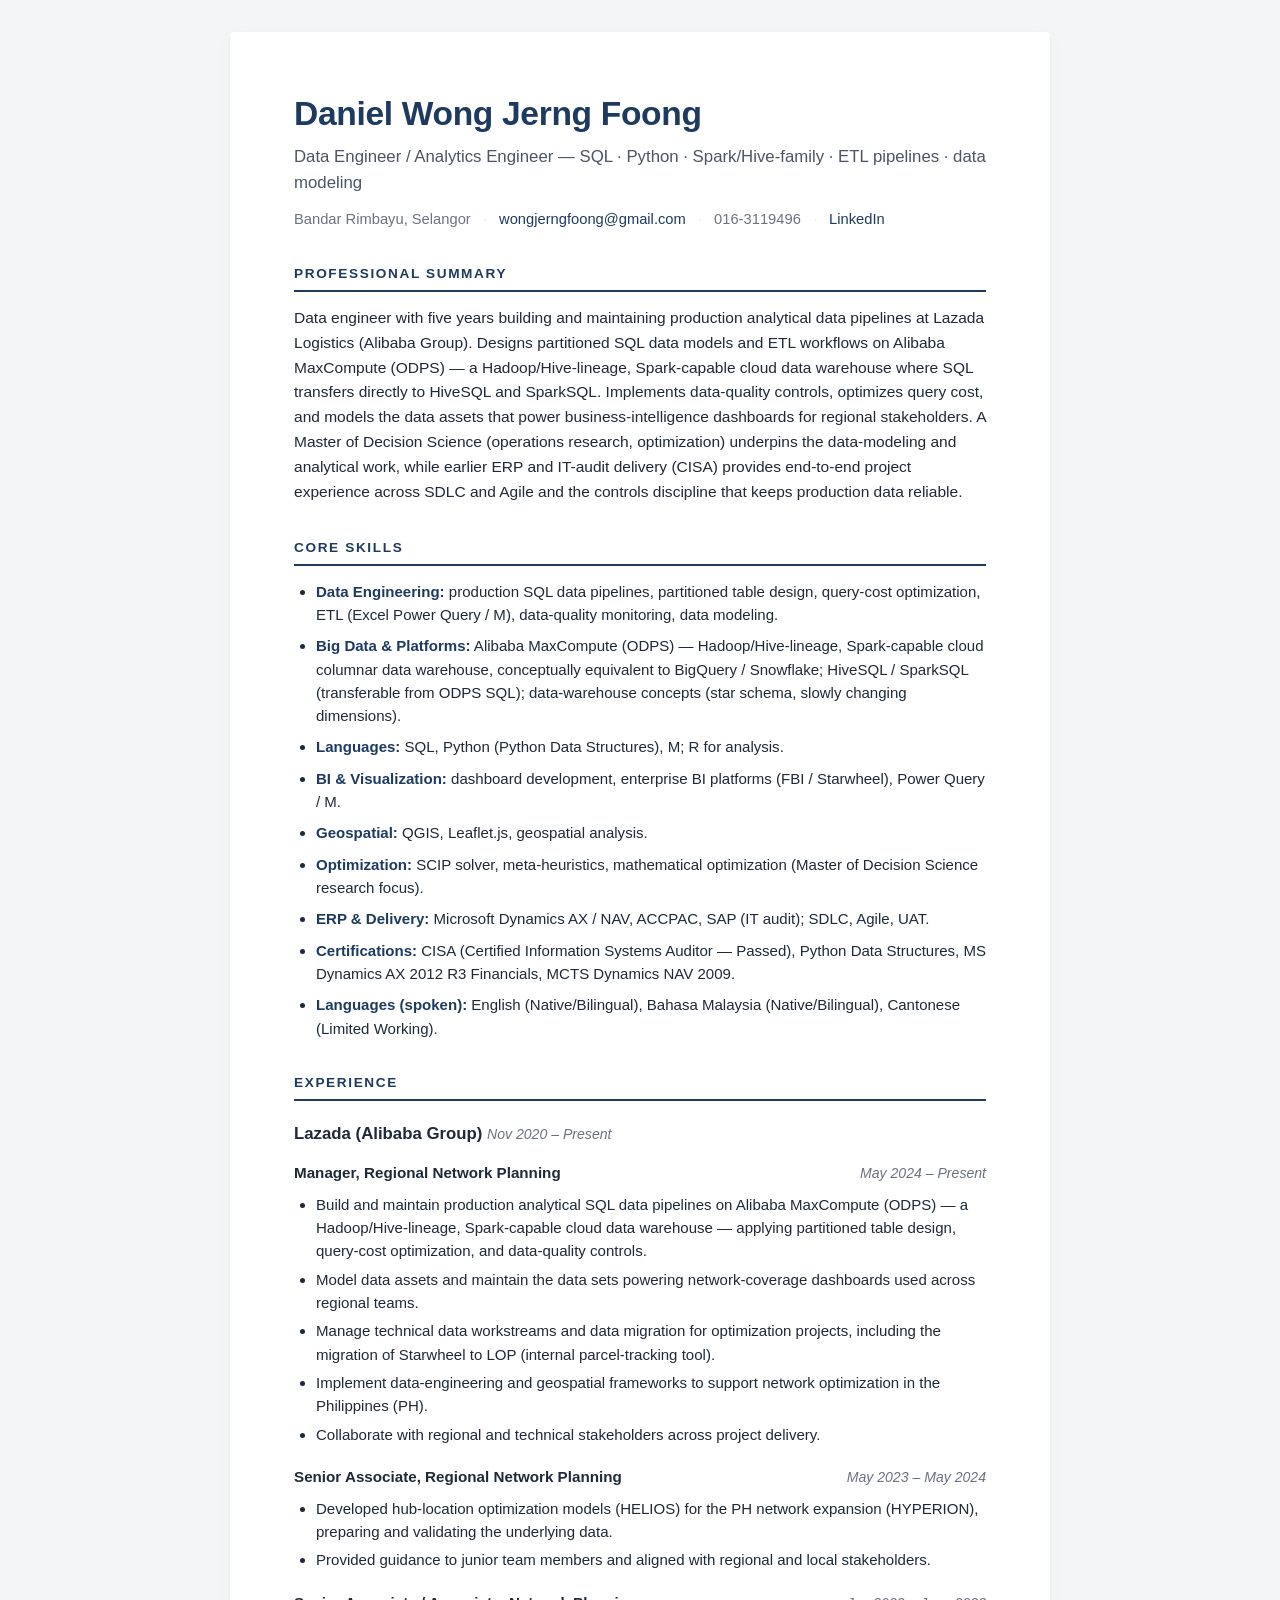
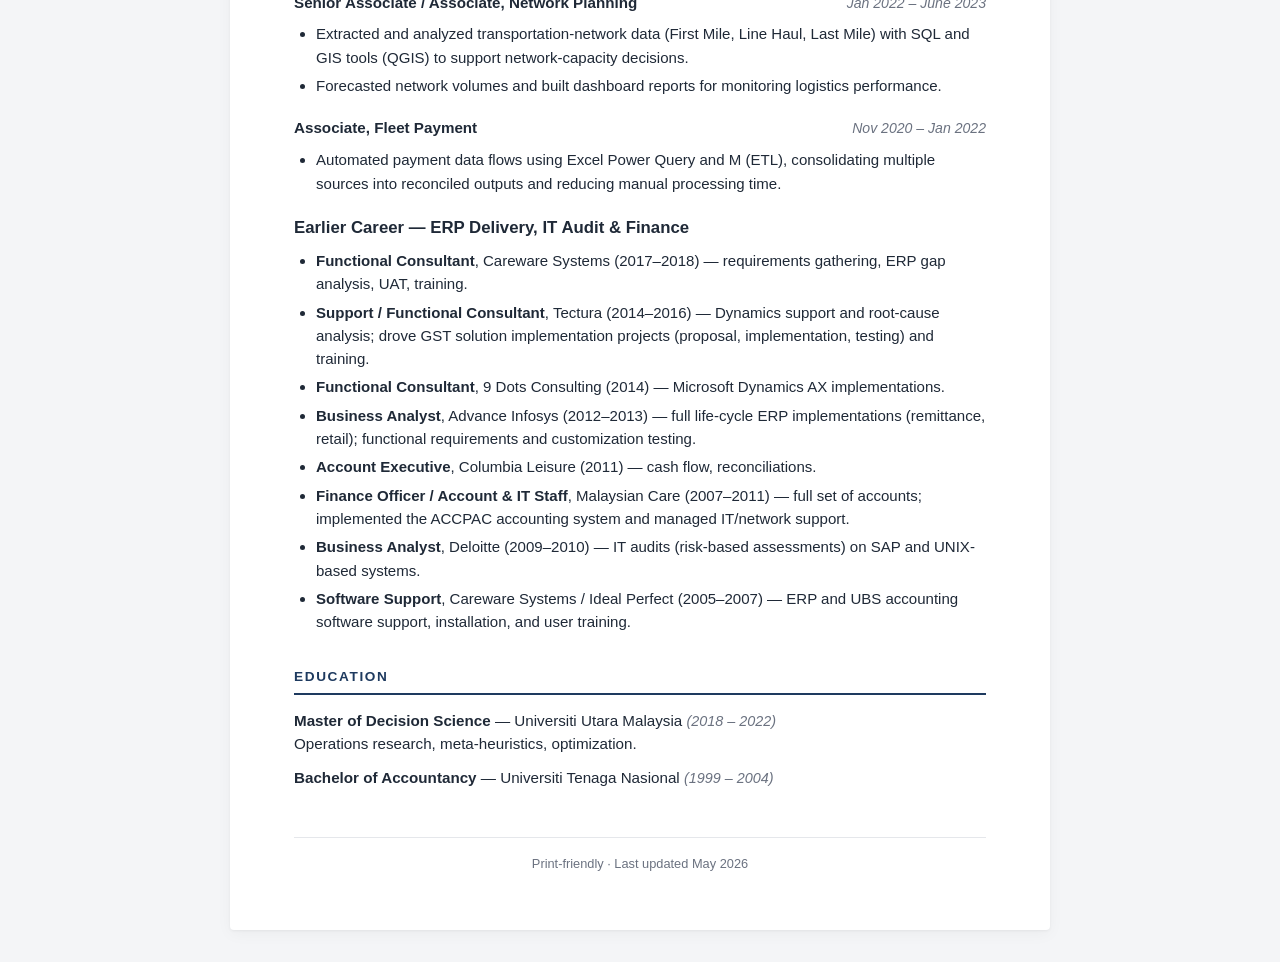
<file: resume_data_engineer.html>
<!DOCTYPE html>
<html lang="en">
<head>
    <meta charset="UTF-8">
    <meta name="viewport" content="width=device-width, initial-scale=1.0">
    <meta name="description" content="Daniel Wong Jerng Foong — Data Engineer / Analytics Engineer. SQL, Python, Spark/Hive-family, ETL pipelines, data modeling.">
    <title>Daniel Wong Jerng Foong — Data Engineer</title>
    <link rel="stylesheet" href="resume_style.css">
</head>
<body>
<main>
    <header>
        <h1>Daniel Wong Jerng Foong</h1>
        <div class="tagline">Data Engineer / Analytics Engineer — SQL · Python · Spark/Hive-family · ETL pipelines · data modeling</div>
        <div class="contact">
            <span>Bandar Rimbayu, Selangor</span>
            <span class="sep">·</span>
            <a href="mailto:wongjerngfoong@gmail.com">wongjerngfoong@gmail.com</a>
            <span class="sep">·</span>
            <span>016-3119496</span>
            <span class="sep">·</span>
            <a href="https://www.linkedin.com/in/wongjerngfoong" target="_blank" rel="noopener">LinkedIn</a>
        </div>
    </header>

    <h2>Professional Summary</h2>
    <p class="summary">
        Data engineer with five years building and maintaining production analytical data pipelines at Lazada Logistics (Alibaba Group). Designs partitioned SQL data models and ETL workflows on Alibaba MaxCompute (ODPS) — a Hadoop/Hive-lineage, Spark-capable cloud data warehouse where SQL transfers directly to HiveSQL and SparkSQL. Implements data-quality controls, optimizes query cost, and models the data assets that power business-intelligence dashboards for regional stakeholders. A Master of Decision Science (operations research, optimization) underpins the data-modeling and analytical work, while earlier ERP and IT-audit delivery (CISA) provides end-to-end project experience across SDLC and Agile and the controls discipline that keeps production data reliable.
    </p>

    <h2>Core Skills</h2>
    <ul class="skills-block">
        <li><strong>Data Engineering:</strong> production SQL data pipelines, partitioned table design, query-cost optimization, ETL (Excel Power Query / M), data-quality monitoring, data modeling.</li>
        <li><strong>Big Data &amp; Platforms:</strong> Alibaba MaxCompute (ODPS) — Hadoop/Hive-lineage, Spark-capable cloud columnar data warehouse, conceptually equivalent to BigQuery / Snowflake; HiveSQL / SparkSQL (transferable from ODPS SQL); data-warehouse concepts (star schema, slowly changing dimensions).</li>
        <li><strong>Languages:</strong> SQL, Python (Python Data Structures), M; R for analysis.</li>
        <li><strong>BI &amp; Visualization:</strong> dashboard development, enterprise BI platforms (FBI / Starwheel), Power Query / M.</li>
        <li><strong>Geospatial:</strong> QGIS, Leaflet.js, geospatial analysis.</li>
        <li><strong>Optimization:</strong> SCIP solver, meta-heuristics, mathematical optimization (Master of Decision Science research focus).</li>
        <li><strong>ERP &amp; Delivery:</strong> Microsoft Dynamics AX / NAV, ACCPAC, SAP (IT audit); SDLC, Agile, UAT.</li>
        <li><strong>Certifications:</strong> CISA (Certified Information Systems Auditor — Passed), Python Data Structures, MS Dynamics AX 2012 R3 Financials, MCTS Dynamics NAV 2009.</li>
        <li><strong>Languages (spoken):</strong> English (Native/Bilingual), Bahasa Malaysia (Native/Bilingual), Cantonese (Limited Working).</li>
    </ul>

    <h2>Experience</h2>

    <h3>Lazada (Alibaba Group) <span class="role-dates">Nov 2020 – Present</span></h3>

    <div class="role-header">
        <h4>Manager, Regional Network Planning</h4>
        <span class="role-dates">May 2024 – Present</span>
    </div>
    <ul>
        <li>Build and maintain production analytical SQL data pipelines on Alibaba MaxCompute (ODPS) — a Hadoop/Hive-lineage, Spark-capable cloud data warehouse — applying partitioned table design, query-cost optimization, and data-quality controls.</li>
        <li>Model data assets and maintain the data sets powering network-coverage dashboards used across regional teams.</li>
        <li>Manage technical data workstreams and data migration for optimization projects, including the migration of Starwheel to LOP (internal parcel-tracking tool).</li>
        <li>Implement data-engineering and geospatial frameworks to support network optimization in the Philippines (PH).</li>
        <li>Collaborate with regional and technical stakeholders across project delivery.</li>
    </ul>

    <div class="role-header">
        <h4>Senior Associate, Regional Network Planning</h4>
        <span class="role-dates">May 2023 – May 2024</span>
    </div>
    <ul>
        <li>Developed hub-location optimization models (HELIOS) for the PH network expansion (HYPERION), preparing and validating the underlying data.</li>
        <li>Provided guidance to junior team members and aligned with regional and local stakeholders.</li>
    </ul>

    <div class="role-header">
        <h4>Senior Associate / Associate, Network Planning</h4>
        <span class="role-dates">Jan 2022 – June 2023</span>
    </div>
    <ul>
        <li>Extracted and analyzed transportation-network data (First Mile, Line Haul, Last Mile) with SQL and GIS tools (QGIS) to support network-capacity decisions.</li>
        <li>Forecasted network volumes and built dashboard reports for monitoring logistics performance.</li>
    </ul>

    <div class="role-header">
        <h4>Associate, Fleet Payment</h4>
        <span class="role-dates">Nov 2020 – Jan 2022</span>
    </div>
    <ul>
        <li>Automated payment data flows using Excel Power Query and M (ETL), consolidating multiple sources into reconciled outputs and reducing manual processing time.</li>
    </ul>

    <h3>Earlier Career — ERP Delivery, IT Audit &amp; Finance</h3>
    <ul>
        <li><strong>Functional Consultant</strong>, Careware Systems (2017–2018) — requirements gathering, ERP gap analysis, UAT, training.</li>
        <li><strong>Support / Functional Consultant</strong>, Tectura (2014–2016) — Dynamics support and root-cause analysis; drove GST solution implementation projects (proposal, implementation, testing) and training.</li>
        <li><strong>Functional Consultant</strong>, 9 Dots Consulting (2014) — Microsoft Dynamics AX implementations.</li>
        <li><strong>Business Analyst</strong>, Advance Infosys (2012–2013) — full life-cycle ERP implementations (remittance, retail); functional requirements and customization testing.</li>
        <li><strong>Account Executive</strong>, Columbia Leisure (2011) — cash flow, reconciliations.</li>
        <li><strong>Finance Officer / Account &amp; IT Staff</strong>, Malaysian Care (2007–2011) — full set of accounts; implemented the ACCPAC accounting system and managed IT/network support.</li>
        <li><strong>Business Analyst</strong>, Deloitte (2009–2010) — IT audits (risk-based assessments) on SAP and UNIX-based systems.</li>
        <li><strong>Software Support</strong>, Careware Systems / Ideal Perfect (2005–2007) — ERP and UBS accounting software support, installation, and user training.</li>
    </ul>

    <h2>Education</h2>
    <div class="education-item">
        <strong>Master of Decision Science</strong> — Universiti Utara Malaysia
        <span class="dates">(2018 – 2022)</span><br>
        Operations research, meta-heuristics, optimization.
    </div>
    <div class="education-item">
        <strong>Bachelor of Accountancy</strong> — Universiti Tenaga Nasional
        <span class="dates">(1999 – 2004)</span>
    </div>

    <footer>
        Print-friendly · Last updated <time datetime="2026-05">May 2026</time>
    </footer>
</main>
</body>
</html>
</file>
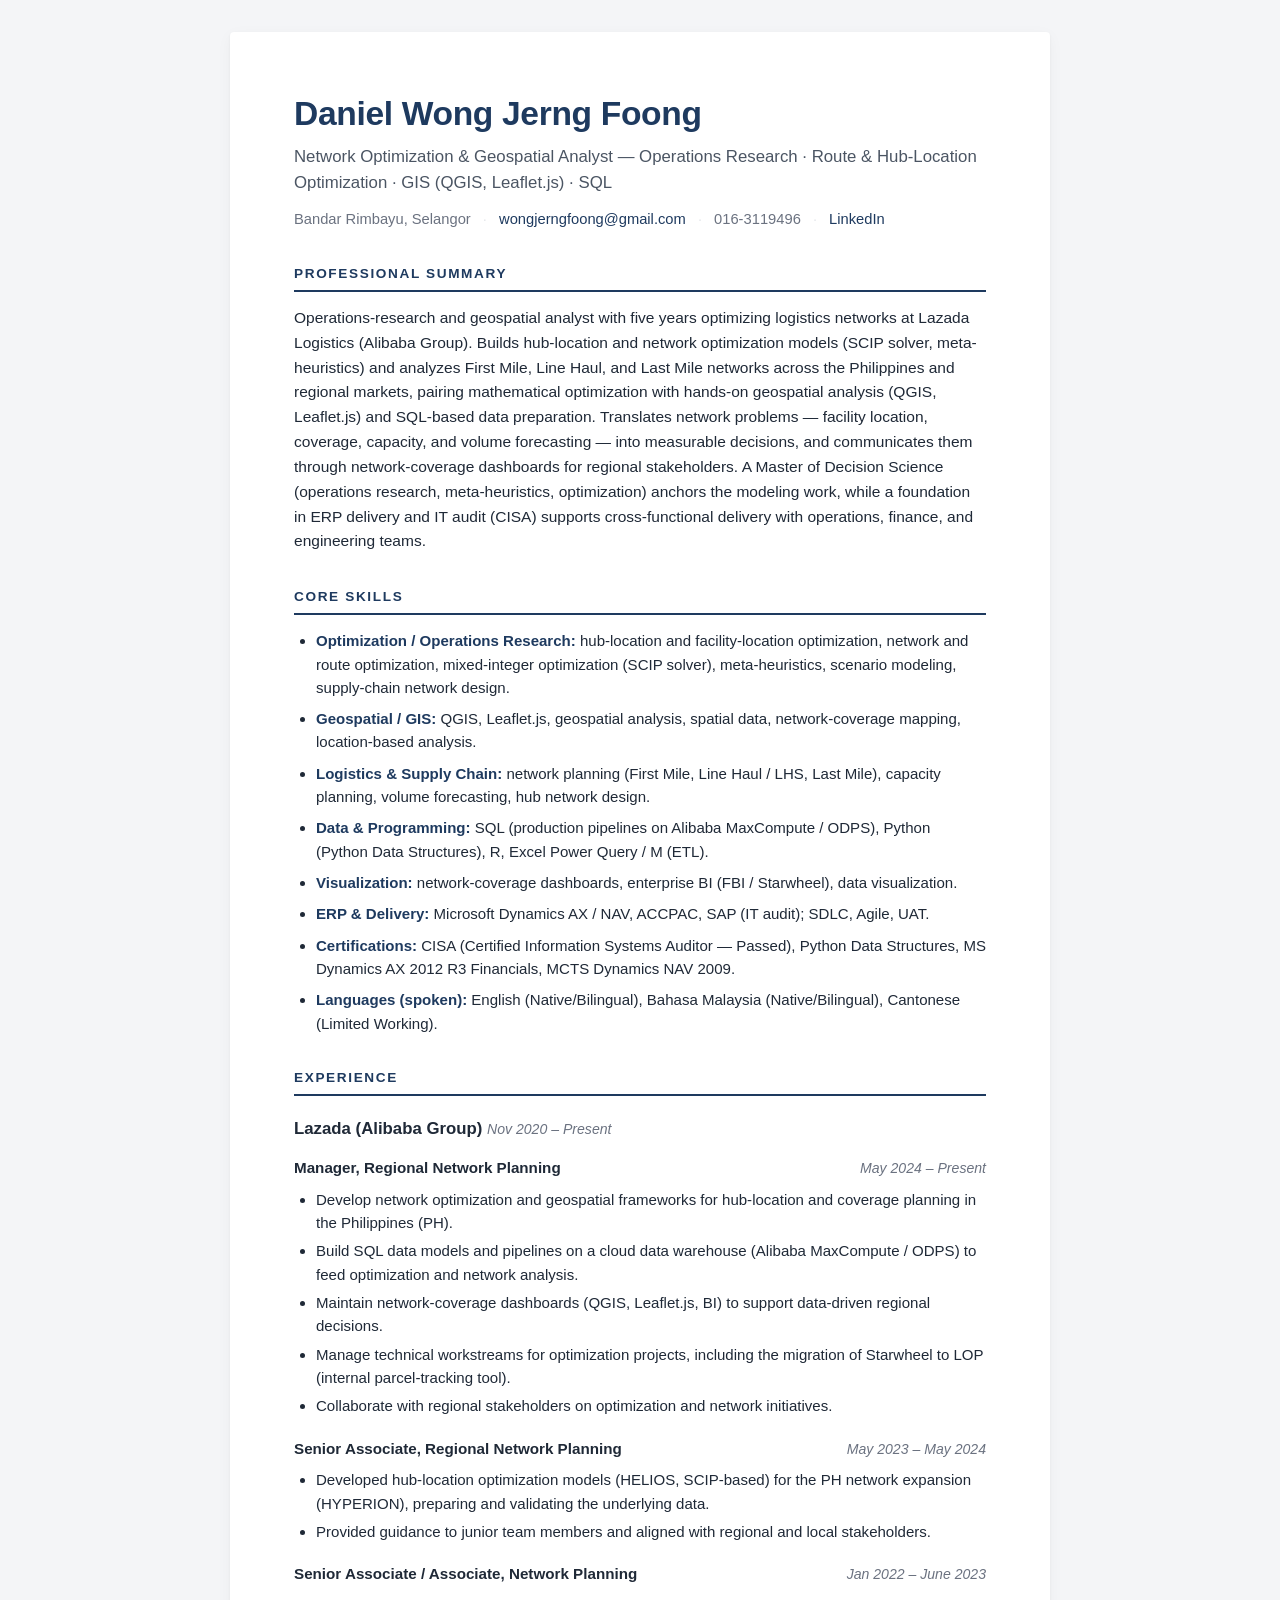
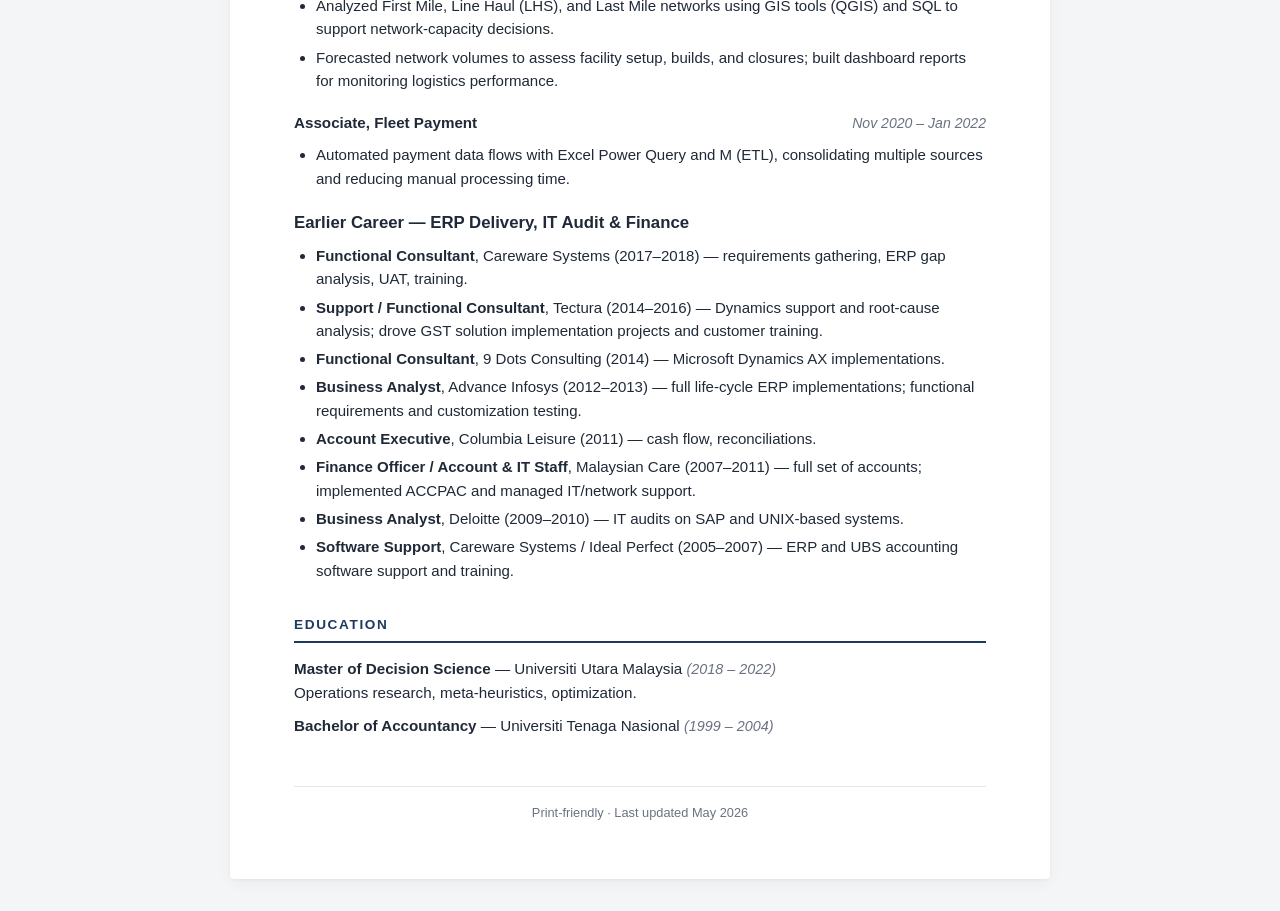
<file: resume_optimization_gis.html>
<!DOCTYPE html>
<html lang="en">
<head>
    <meta charset="UTF-8">
    <meta name="viewport" content="width=device-width, initial-scale=1.0">
    <meta name="description" content="Daniel Wong Jerng Foong — Network Optimization & Geospatial Analyst. Operations research, route & hub-location optimization, GIS (QGIS, Leaflet.js), SQL.">
    <title>Daniel Wong Jerng Foong — Optimization & GIS</title>
    <link rel="stylesheet" href="resume_style.css">
</head>
<body>
<main>
    <header>
        <h1>Daniel Wong Jerng Foong</h1>
        <div class="tagline">Network Optimization &amp; Geospatial Analyst — Operations Research · Route &amp; Hub-Location Optimization · GIS (QGIS, Leaflet.js) · SQL</div>
        <div class="contact">
            <span>Bandar Rimbayu, Selangor</span>
            <span class="sep">·</span>
            <a href="mailto:wongjerngfoong@gmail.com">wongjerngfoong@gmail.com</a>
            <span class="sep">·</span>
            <span>016-3119496</span>
            <span class="sep">·</span>
            <a href="https://www.linkedin.com/in/wongjerngfoong" target="_blank" rel="noopener">LinkedIn</a>
        </div>
    </header>

    <h2>Professional Summary</h2>
    <p class="summary">
        Operations-research and geospatial analyst with five years optimizing logistics networks at Lazada Logistics (Alibaba Group). Builds hub-location and network optimization models (SCIP solver, meta-heuristics) and analyzes First Mile, Line Haul, and Last Mile networks across the Philippines and regional markets, pairing mathematical optimization with hands-on geospatial analysis (QGIS, Leaflet.js) and SQL-based data preparation. Translates network problems — facility location, coverage, capacity, and volume forecasting — into measurable decisions, and communicates them through network-coverage dashboards for regional stakeholders. A Master of Decision Science (operations research, meta-heuristics, optimization) anchors the modeling work, while a foundation in ERP delivery and IT audit (CISA) supports cross-functional delivery with operations, finance, and engineering teams.
    </p>

    <h2>Core Skills</h2>
    <ul class="skills-block">
        <li><strong>Optimization / Operations Research:</strong> hub-location and facility-location optimization, network and route optimization, mixed-integer optimization (SCIP solver), meta-heuristics, scenario modeling, supply-chain network design.</li>
        <li><strong>Geospatial / GIS:</strong> QGIS, Leaflet.js, geospatial analysis, spatial data, network-coverage mapping, location-based analysis.</li>
        <li><strong>Logistics &amp; Supply Chain:</strong> network planning (First Mile, Line Haul / LHS, Last Mile), capacity planning, volume forecasting, hub network design.</li>
        <li><strong>Data &amp; Programming:</strong> SQL (production pipelines on Alibaba MaxCompute / ODPS), Python (Python Data Structures), R, Excel Power Query / M (ETL).</li>
        <li><strong>Visualization:</strong> network-coverage dashboards, enterprise BI (FBI / Starwheel), data visualization.</li>
        <li><strong>ERP &amp; Delivery:</strong> Microsoft Dynamics AX / NAV, ACCPAC, SAP (IT audit); SDLC, Agile, UAT.</li>
        <li><strong>Certifications:</strong> CISA (Certified Information Systems Auditor — Passed), Python Data Structures, MS Dynamics AX 2012 R3 Financials, MCTS Dynamics NAV 2009.</li>
        <li><strong>Languages (spoken):</strong> English (Native/Bilingual), Bahasa Malaysia (Native/Bilingual), Cantonese (Limited Working).</li>
    </ul>

    <h2>Experience</h2>

    <h3>Lazada (Alibaba Group) <span class="role-dates">Nov 2020 – Present</span></h3>

    <div class="role-header">
        <h4>Manager, Regional Network Planning</h4>
        <span class="role-dates">May 2024 – Present</span>
    </div>
    <ul>
        <li>Develop network optimization and geospatial frameworks for hub-location and coverage planning in the Philippines (PH).</li>
        <li>Build SQL data models and pipelines on a cloud data warehouse (Alibaba MaxCompute / ODPS) to feed optimization and network analysis.</li>
        <li>Maintain network-coverage dashboards (QGIS, Leaflet.js, BI) to support data-driven regional decisions.</li>
        <li>Manage technical workstreams for optimization projects, including the migration of Starwheel to LOP (internal parcel-tracking tool).</li>
        <li>Collaborate with regional stakeholders on optimization and network initiatives.</li>
    </ul>

    <div class="role-header">
        <h4>Senior Associate, Regional Network Planning</h4>
        <span class="role-dates">May 2023 – May 2024</span>
    </div>
    <ul>
        <li>Developed hub-location optimization models (HELIOS, SCIP-based) for the PH network expansion (HYPERION), preparing and validating the underlying data.</li>
        <li>Provided guidance to junior team members and aligned with regional and local stakeholders.</li>
    </ul>

    <div class="role-header">
        <h4>Senior Associate / Associate, Network Planning</h4>
        <span class="role-dates">Jan 2022 – June 2023</span>
    </div>
    <ul>
        <li>Analyzed First Mile, Line Haul (LHS), and Last Mile networks using GIS tools (QGIS) and SQL to support network-capacity decisions.</li>
        <li>Forecasted network volumes to assess facility setup, builds, and closures; built dashboard reports for monitoring logistics performance.</li>
    </ul>

    <div class="role-header">
        <h4>Associate, Fleet Payment</h4>
        <span class="role-dates">Nov 2020 – Jan 2022</span>
    </div>
    <ul>
        <li>Automated payment data flows with Excel Power Query and M (ETL), consolidating multiple sources and reducing manual processing time.</li>
    </ul>

    <h3>Earlier Career — ERP Delivery, IT Audit &amp; Finance</h3>
    <ul>
        <li><strong>Functional Consultant</strong>, Careware Systems (2017–2018) — requirements gathering, ERP gap analysis, UAT, training.</li>
        <li><strong>Support / Functional Consultant</strong>, Tectura (2014–2016) — Dynamics support and root-cause analysis; drove GST solution implementation projects and customer training.</li>
        <li><strong>Functional Consultant</strong>, 9 Dots Consulting (2014) — Microsoft Dynamics AX implementations.</li>
        <li><strong>Business Analyst</strong>, Advance Infosys (2012–2013) — full life-cycle ERP implementations; functional requirements and customization testing.</li>
        <li><strong>Account Executive</strong>, Columbia Leisure (2011) — cash flow, reconciliations.</li>
        <li><strong>Finance Officer / Account &amp; IT Staff</strong>, Malaysian Care (2007–2011) — full set of accounts; implemented ACCPAC and managed IT/network support.</li>
        <li><strong>Business Analyst</strong>, Deloitte (2009–2010) — IT audits on SAP and UNIX-based systems.</li>
        <li><strong>Software Support</strong>, Careware Systems / Ideal Perfect (2005–2007) — ERP and UBS accounting software support and training.</li>
    </ul>

    <h2>Education</h2>
    <div class="education-item">
        <strong>Master of Decision Science</strong> — Universiti Utara Malaysia
        <span class="dates">(2018 – 2022)</span><br>
        Operations research, meta-heuristics, optimization.
    </div>
    <div class="education-item">
        <strong>Bachelor of Accountancy</strong> — Universiti Tenaga Nasional
        <span class="dates">(1999 – 2004)</span>
    </div>

    <footer>
        Print-friendly · Last updated <time datetime="2026-05">May 2026</time>
    </footer>
</main>
</body>
</html>
</file>
<file: resume_style.css>
:root {
    --bg: #ffffff;
    --ink: #1f2937;
    --ink-muted: #4b5563;
    --ink-faint: #6b7280;
    --accent: #1e3a5f;
    --rule: #e5e7eb;
    --max-width: 820px;
}

* { box-sizing: border-box; margin: 0; padding: 0; }

html { -webkit-text-size-adjust: 100%; }

body {
    font-family: -apple-system, BlinkMacSystemFont, "Segoe UI", Roboto, "Helvetica Neue", Arial, sans-serif;
    font-size: 16px;
    line-height: 1.55;
    color: var(--ink);
    background: #f4f5f7;
    padding: 32px 16px;
}

main {
    max-width: var(--max-width);
    margin: 0 auto;
    background: var(--bg);
    padding: 56px 64px;
    border-radius: 4px;
    box-shadow: 0 1px 3px rgba(0,0,0,0.05), 0 4px 16px rgba(0,0,0,0.04);
}

header { margin-bottom: 32px; }

h1 {
    font-size: 2.1rem;
    font-weight: 600;
    color: var(--accent);
    letter-spacing: -0.01em;
    margin-bottom: 4px;
}

.tagline {
    font-size: 1.05rem;
    color: var(--ink-muted);
    font-weight: 500;
    margin-bottom: 12px;
}

.contact { font-size: 0.92rem; color: var(--ink-faint); }

.contact a {
    color: var(--accent);
    text-decoration: none;
    border-bottom: 1px solid transparent;
    transition: border-color 0.15s;
}

.contact a:hover { border-bottom-color: var(--accent); }

.contact span.sep { margin: 0 8px; color: var(--rule); }

h2 {
    font-size: 0.85rem;
    text-transform: uppercase;
    letter-spacing: 0.12em;
    color: var(--accent);
    font-weight: 600;
    margin: 32px 0 14px;
    padding-bottom: 6px;
    border-bottom: 2px solid var(--accent);
}

h2:first-of-type { margin-top: 24px; }

h3 {
    font-size: 1.05rem;
    font-weight: 600;
    color: var(--ink);
    margin-top: 20px;
}

h4 {
    font-size: 0.95rem;
    font-weight: 600;
    color: var(--ink);
    margin-top: 14px;
}

.role-header {
    display: flex;
    justify-content: space-between;
    align-items: baseline;
    gap: 12px;
    flex-wrap: wrap;
}

.role-dates {
    font-size: 0.88rem;
    color: var(--ink-faint);
    font-style: italic;
    font-weight: 400;
}

.summary {
    font-size: 0.97rem;
    line-height: 1.6;
    color: var(--ink);
}

ul { margin: 8px 0 0 0; padding-left: 22px; }

li { margin: 5px 0; font-size: 0.94rem; line-height: 1.55; }

.skills-block li { margin: 8px 0; }
.skills-block strong { color: var(--accent); }

.education-item { margin: 10px 0; font-size: 0.95rem; }
.education-item strong { font-weight: 600; }
.education-item .dates { color: var(--ink-faint); font-style: italic; font-size: 0.9rem; }

footer {
    margin-top: 48px;
    padding-top: 16px;
    border-top: 1px solid var(--rule);
    font-size: 0.8rem;
    color: var(--ink-faint);
    text-align: center;
}

/* Mobile */
@media (max-width: 640px) {
    body { padding: 12px 0; }
    main { padding: 32px 24px; border-radius: 0; }
    h1 { font-size: 1.75rem; }
    .contact span.sep { display: none; }
    .contact a, .contact span { display: block; margin: 2px 0; }
}

/* Print */
@media print {
    body { background: white; padding: 0; font-size: 11pt; }
    main { box-shadow: none; padding: 0; max-width: 100%; border-radius: 0; }
    h1 { color: #000; }
    h2 { color: #000; border-bottom-color: #000; }
    .contact a { color: #000; }
    a { text-decoration: none; color: #000; }
    footer { display: none; }
    h3, h4 { page-break-after: avoid; }
    li { page-break-inside: avoid; }
}
</file>
<file: resume.css>
body {
    margin-top: 80px;
    margin-left: 200px;
    margin-right: 200px;
    /*height: 100vh;*/
    /*display: flex;*/
    font-family: "Roboto", sans-serif;
    font-size: 16px;
    /*line-height: 1.5;*/
    color: #333;
    border: 1px solid #ccc;
    padding-left: 100px;
    padding-right: 100px;
    padding-top: 50px;
    border-radius: 25px;
    /*border-color: beige;*/

}

.nav {
    width: 250px;       /* fixed width for navigation */
    background: #d4d7dc;
    padding: 20px;
    box-sizing: border-box;
    background-color: beige;
    font-size: 16   px;
    position: fixed;
    line-height: 1.5;
}

.section {
    flex: 1;            /* take up remaining space */
    background: #f2f2f2;
    padding: 20px;
    box-sizing: border-box;
    background-color: #c5e0f4;
    margin-left: 250px;
}

.rcorners1 {
    border-radius: 25px;
    padding: 15px;
    width: 500px;
    background: beige;
    margin-bottom: 15px;
    padding-left: 50px   ;
    padding-right: 50px;
    font-size: 15px;
}


period {
    font-style: italic;
    font-weight: bold;
}

company {
    font-style: bold;
}

position {
font-style: normal;
}

.title,
.summary,
.skills{
margin-bottom: 3rem;
    /*line-height: 2;*/
}



/*Education*/
.education {
    margin-bottom: 2rem;
}

.education .degree {
    font-weight: bold;
    display: block;
    margin-bottom: 0.25rem;
}

.education .university {
    display: block;
    margin-bottom: 0.5rem;
    font-weight: bold;
    color: #00b8b0;
}

.education .details {
    display: flex;
    gap: 2rem; /* Adds specific spacing between period and location */
    /* Remove justify-content: space-between */
}

.education .period {
    font-style: italic;
    font-weight: bold;
}

.education .location {
    text-align: left; /* Changed from right to left */
}


/*Experience*/
.experience {
    margin-bottom: 3rem;
}

.experience .title {
    font-weight: bold;
    display: block;
    margin-bottom: 0.5rem;
    font-size: 1.25rem;

}

.experience .details {
    margin-bottom: 1rem;
}

.experience .scope {
    margin-top: 1rem;
}

.experience .scope ul {
    margin: 0;
    padding-left: 20px;
    list-style-type: disc;
}

.experience .scope li {
    text-align: left;
    margin-bottom: 0.5rem;
    line-height: 1.2;
}

.experience .period,
.experience .location {
    margin-right: 1rem;
    font-size: 0.85rem;
}

.experience .period i,
.experience .location i {
    margin-right: 5px;
    color: #666;
}

.experience .company{
    margin-right: 1rem;
    color: #00b8b0;
    font-weight: bold;
}
.job {
    margin-bottom: 1.5rem;
}

h2 {
    margin-bottom: 0.5rem;
    /*font-size: 1rem;*/
}

hr {
    border: none; /* Removes default border */
    border-top: 1.5px solid black; /* Creates a 1px solid black line */
    margin-right: 80px;
    margin-bottom: 10px;
}

hr.grey {
    border: none; /* Removes default border */
    border-top: 1.5px solid blue; /* Creates a 1px solid black line */
    /*margin-right: 200px;*/
    /*margin-bottom: 10px;*/
}
.roles {
    margin-bottom: 0.5rem;
    font-size: 1.3rem;
    font-weight: bold;
    color: #00b8b0;
}


.contact-grid {
    display: grid;
    grid-template-columns: repeat(3, 1fr);
    grid-template-rows: repeat(2, auto);
    gap: 0.4rem;
    max-width: 1000px;
    margin: 1rem 0;
}

.contact-item {
    display: flex;
    align-items: center;
}

.contact-item i {
    width: 20px;
    color: #555;
    margin-right: 10px;
}

.contact-item a,
.contact-item span {
    color: #333;
    text-decoration: none;
}

.contact-item a:hover {
    text-decoration: underline;
}
</file>
